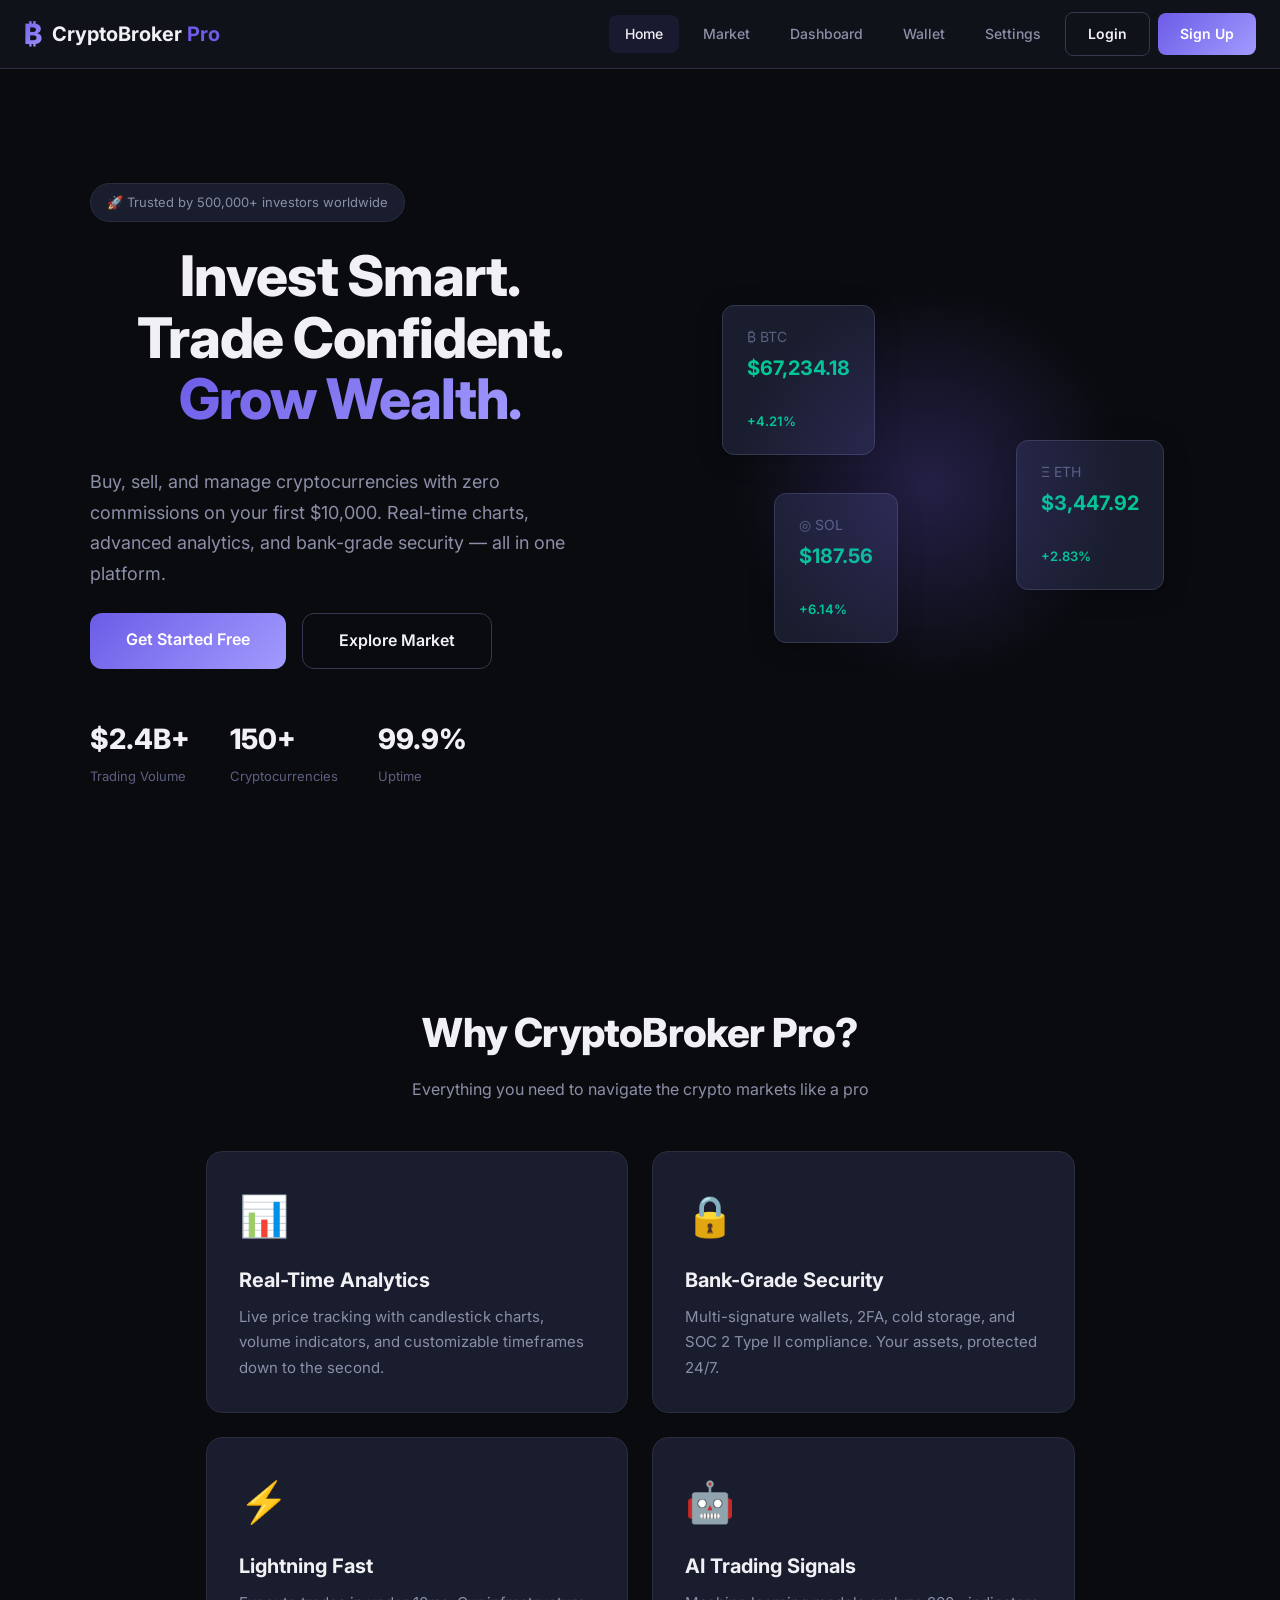
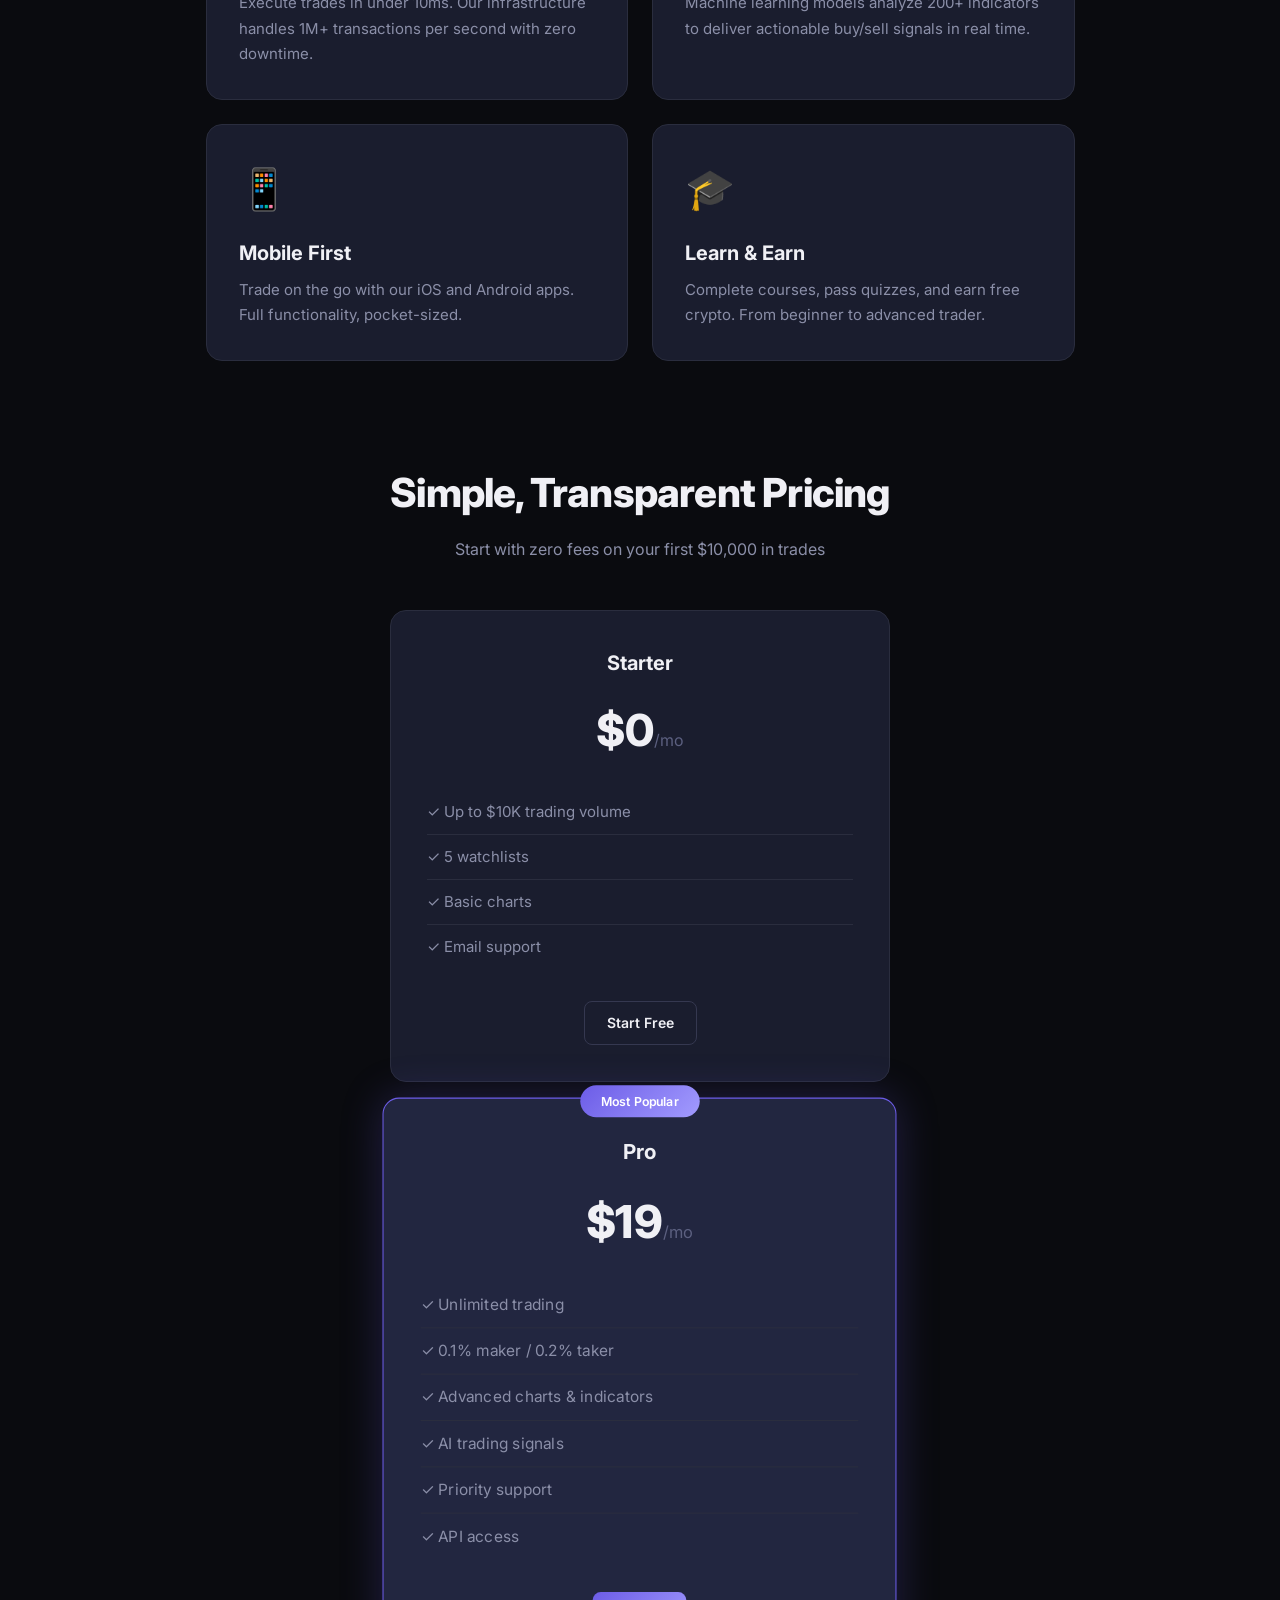
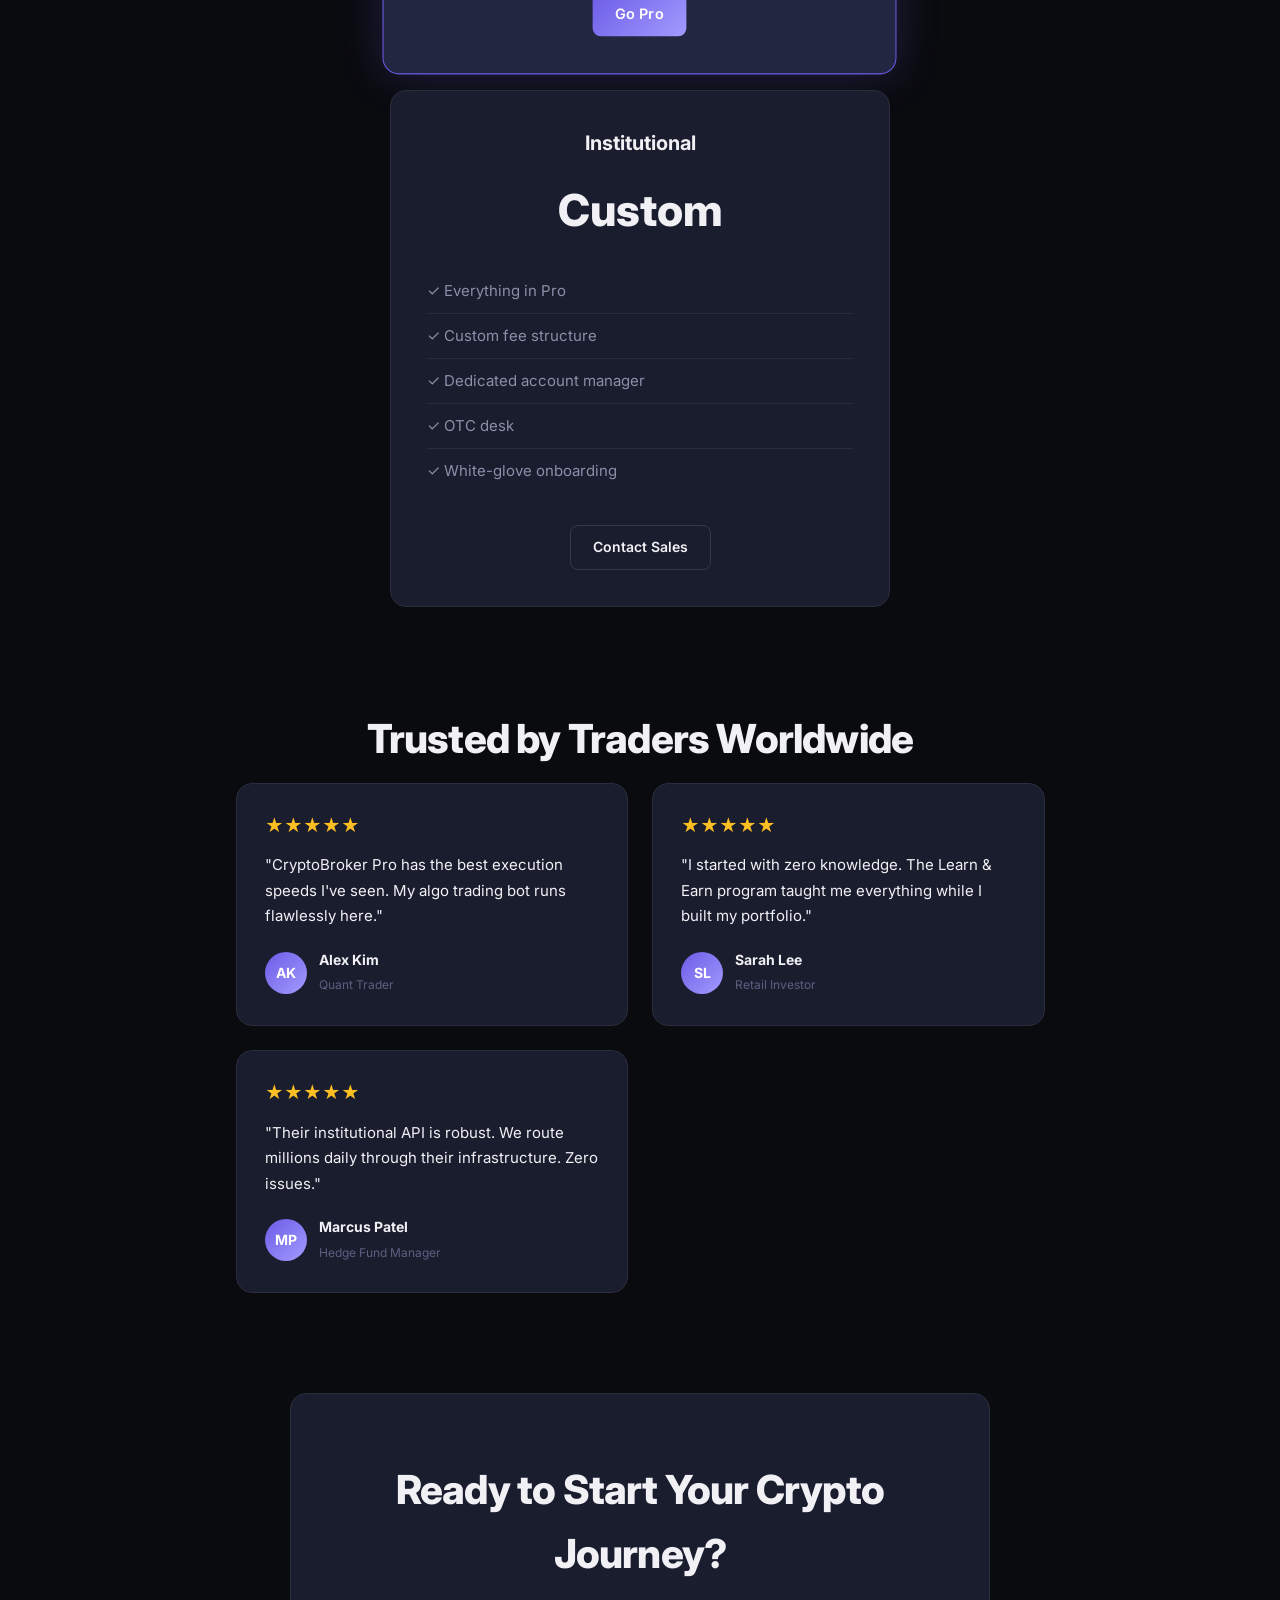
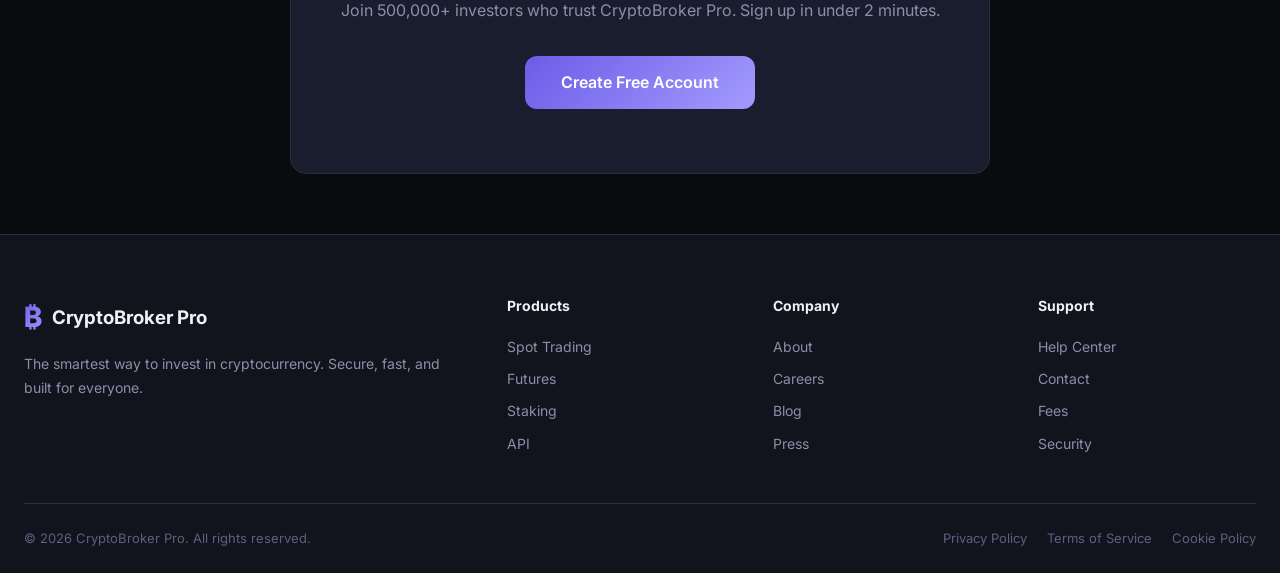
<file: index.html>
<!DOCTYPE html>
<html lang="en">
<head>
    <meta charset="UTF-8">
    <meta name="viewport" content="width=device-width, initial-scale=1.0">
    <title>CryptoBroker Pro — Smart Crypto Investing</title>
    <link rel="stylesheet" href="styles.css">
    <link href="https://fonts.googleapis.com/css2?family=Inter:wght@400;500;600;700;800&display=swap" rel="stylesheet">
</head>
<body>
    <header>
        <div class="header-inner">
            <div class="logo">
                <span class="logo-icon">₿</span>
                <h1>CryptoBroker <span>Pro</span></h1>
            </div>
            <nav>
                <a href="index.html" class="active">Home</a>
                <a href="market.html">Market</a>
                <a href="dashboard.html">Dashboard</a>
                <a href="wallet.html">Wallet</a>
                <a href="settings.html">Settings</a>
                <a href="login.html" class="btn-outline">Login</a>
                <a href="register.html" class="btn-primary">Sign Up</a>
            </nav>
            <button class="mobile-menu-toggle" aria-label="Toggle menu">☰</button>
        </div>
    </header>

    <section class="hero">
        <div class="hero-content">
            <span class="badge">🚀 Trusted by 500,000+ investors worldwide</span>
            <h2>Invest Smart.<br>Trade Confident.<br><span class="gradient-text">Grow Wealth.</span></h2>
            <p>Buy, sell, and manage cryptocurrencies with zero commissions on your first $10,000. Real-time charts, advanced analytics, and bank-grade security — all in one platform.</p>
            <div class="hero-cta">
                <a href="register.html" class="btn-primary btn-lg">Get Started Free</a>
                <a href="market.html" class="btn-outline btn-lg">Explore Market</a>
            </div>
            <div class="hero-stats">
                <div class="stat">
                    <span class="stat-value">$2.4B+</span>
                    <span class="stat-label">Trading Volume</span>
                </div>
                <div class="stat">
                    <span class="stat-value">150+</span>
                    <span class="stat-label">Cryptocurrencies</span>
                </div>
                <div class="stat">
                    <span class="stat-value">99.9%</span>
                    <span class="stat-label">Uptime</span>
                </div>
            </div>
        </div>
        <div class="hero-visual">
            <div class="floating-card card-1">
                <div class="mini-chart">
                    <span class="coin">₿ BTC</span>
                    <span class="price up">$67,234.18</span>
                    <span class="change up">+4.21%</span>
                </div>
            </div>
            <div class="floating-card card-2">
                <div class="mini-chart">
                    <span class="coin">Ξ ETH</span>
                    <span class="price up">$3,447.92</span>
                    <span class="change up">+2.83%</span>
                </div>
            </div>
            <div class="floating-card card-3">
                <div class="mini-chart">
                    <span class="coin">◎ SOL</span>
                    <span class="price up">$187.56</span>
                    <span class="change up">+6.14%</span>
                </div>
            </div>
            <div class="hero-glow"></div>
        </div>
    </section>

    <section class="features">
        <h2>Why CryptoBroker Pro?</h2>
        <p class="section-subtitle">Everything you need to navigate the crypto markets like a pro</p>
        <div class="features-grid">
            <div class="feature-card">
                <div class="feature-icon">📊</div>
                <h3>Real-Time Analytics</h3>
                <p>Live price tracking with candlestick charts, volume indicators, and customizable timeframes down to the second.</p>
            </div>
            <div class="feature-card">
                <div class="feature-icon">🔒</div>
                <h3>Bank-Grade Security</h3>
                <p>Multi-signature wallets, 2FA, cold storage, and SOC 2 Type II compliance. Your assets, protected 24/7.</p>
            </div>
            <div class="feature-card">
                <div class="feature-icon">⚡</div>
                <h3>Lightning Fast</h3>
                <p>Execute trades in under 10ms. Our infrastructure handles 1M+ transactions per second with zero downtime.</p>
            </div>
            <div class="feature-card">
                <div class="feature-icon">🤖</div>
                <h3>AI Trading Signals</h3>
                <p>Machine learning models analyze 200+ indicators to deliver actionable buy/sell signals in real time.</p>
            </div>
            <div class="feature-card">
                <div class="feature-icon">📱</div>
                <h3>Mobile First</h3>
                <p>Trade on the go with our iOS and Android apps. Full functionality, pocket-sized.</p>
            </div>
            <div class="feature-card">
                <div class="feature-icon">🎓</div>
                <h3>Learn & Earn</h3>
                <p>Complete courses, pass quizzes, and earn free crypto. From beginner to advanced trader.</p>
            </div>
        </div>
    </section>

    <section class="pricing">
        <h2>Simple, Transparent Pricing</h2>
        <p class="section-subtitle">Start with zero fees on your first $10,000 in trades</p>
        <div class="pricing-grid">
            <div class="pricing-card">
                <h3>Starter</h3>
                <div class="price">$0<span>/mo</span></div>
                <ul>
                    <li>✓ Up to $10K trading volume</li>
                    <li>✓ 5 watchlists</li>
                    <li>✓ Basic charts</li>
                    <li>✓ Email support</li>
                </ul>
                <a href="register.html" class="btn-outline">Start Free</a>
            </div>
            <div class="pricing-card featured">
                <div class="featured-badge">Most Popular</div>
                <h3>Pro</h3>
                <div class="price">$19<span>/mo</span></div>
                <ul>
                    <li>✓ Unlimited trading</li>
                    <li>✓ 0.1% maker / 0.2% taker</li>
                    <li>✓ Advanced charts & indicators</li>
                    <li>✓ AI trading signals</li>
                    <li>✓ Priority support</li>
                    <li>✓ API access</li>
                </ul>
                <a href="register.html" class="btn-primary">Go Pro</a>
            </div>
            <div class="pricing-card">
                <h3>Institutional</h3>
                <div class="price">Custom</div>
                <ul>
                    <li>✓ Everything in Pro</li>
                    <li>✓ Custom fee structure</li>
                    <li>✓ Dedicated account manager</li>
                    <li>✓ OTC desk</li>
                    <li>✓ White-glove onboarding</li>
                </ul>
                <a href="#" class="btn-outline">Contact Sales</a>
            </div>
        </div>
    </section>

    <section class="testimonials">
        <h2>Trusted by Traders Worldwide</h2>
        <div class="testimonials-grid">
            <div class="testimonial-card">
                <div class="stars">★★★★★</div>
                <p>"CryptoBroker Pro has the best execution speeds I've seen. My algo trading bot runs flawlessly here."</p>
                <div class="author">
                    <div class="avatar">AK</div>
                    <div>
                        <strong>Alex Kim</strong>
                        <span>Quant Trader</span>
                    </div>
                </div>
            </div>
            <div class="testimonial-card">
                <div class="stars">★★★★★</div>
                <p>"I started with zero knowledge. The Learn & Earn program taught me everything while I built my portfolio."</p>
                <div class="author">
                    <div class="avatar">SL</div>
                    <div>
                        <strong>Sarah Lee</strong>
                        <span>Retail Investor</span>
                    </div>
                </div>
            </div>
            <div class="testimonial-card">
                <div class="stars">★★★★★</div>
                <p>"Their institutional API is robust. We route millions daily through their infrastructure. Zero issues."</p>
                <div class="author">
                    <div class="avatar">MP</div>
                    <div>
                        <strong>Marcus Patel</strong>
                        <span>Hedge Fund Manager</span>
                    </div>
                </div>
            </div>
        </div>
    </section>

    <section class="cta">
        <h2>Ready to Start Your Crypto Journey?</h2>
        <p>Join 500,000+ investors who trust CryptoBroker Pro. Sign up in under 2 minutes.</p>
        <a href="register.html" class="btn-primary btn-lg">Create Free Account</a>
    </section>

    <footer>
        <div class="footer-grid">
            <div class="footer-brand">
                <div class="logo">
                    <span class="logo-icon">₿</span>
                    <h3>CryptoBroker <span>Pro</span></h3>
                </div>
                <p>The smartest way to invest in cryptocurrency. Secure, fast, and built for everyone.</p>
            </div>
            <div class="footer-links">
                <h4>Products</h4>
                <a href="#">Spot Trading</a>
                <a href="#">Futures</a>
                <a href="#">Staking</a>
                <a href="#">API</a>
            </div>
            <div class="footer-links">
                <h4>Company</h4>
                <a href="#">About</a>
                <a href="#">Careers</a>
                <a href="#">Blog</a>
                <a href="#">Press</a>
            </div>
            <div class="footer-links">
                <h4>Support</h4>
                <a href="#">Help Center</a>
                <a href="#">Contact</a>
                <a href="#">Fees</a>
                <a href="#">Security</a>
            </div>
        </div>
        <div class="footer-bottom">
            <p>© 2026 CryptoBroker Pro. All rights reserved.</p>
            <div class="footer-legal">
                <a href="#">Privacy Policy</a>
                <a href="#">Terms of Service</a>
                <a href="#">Cookie Policy</a>
            </div>
        </div>
    </footer>

    <script src="script.js"></script>
<script defer src="https://static.cloudflareinsights.com/beacon.min.js/v4513226cdae34746b4dedf0b4dfa099e1781791509496" integrity="sha512-ZE9pZaUXND66v380QUtch/5sE9tPFh2zg45pR2PB0CVkCtOREv2AJKkSidISWkysEuQ0EH8faUU5du78bx87UQ==" data-cf-beacon='{"version":"2024.11.0","token":"3279d41ec7804124a29acc6e692f9a2b","server_timing":{"name":{"cfCacheStatus":true,"cfEdge":true,"cfExtPri":true,"cfL4":true,"cfOrigin":true,"cfSpeedBrain":true},"location_startswith":null}}' crossorigin="anonymous"></script>
</body>
</html>
</file>
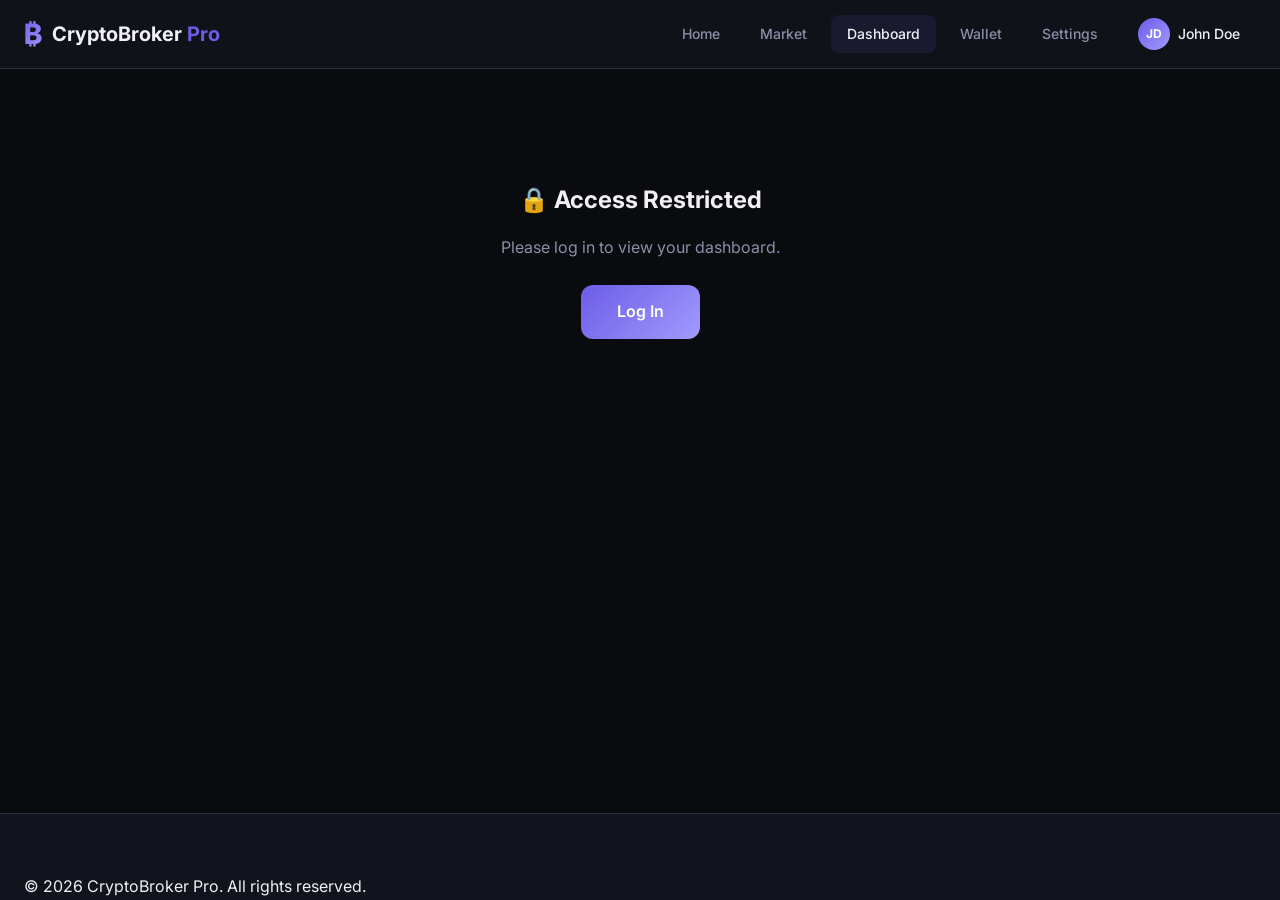
<file: dashboard.html>
<!DOCTYPE html>
<html lang="en">
<head>
    <meta charset="UTF-8">
    <meta name="viewport" content="width=device-width, initial-scale=1.0">
    <title>Dashboard — CryptoBroker Pro</title>
    <link rel="stylesheet" href="styles.css">
    <link href="https://fonts.googleapis.com/css2?family=Inter:wght@400;500;600;700;800&display=swap" rel="stylesheet">
</head>
<body>
    <header>
        <div class="header-inner">
            <div class="logo">
                <span class="logo-icon">₿</span>
                <h1>CryptoBroker <span>Pro</span></h1>
            </div>
            <nav>
                <a href="index.html">Home</a>
                <a href="market.html">Market</a>
                <a href="dashboard.html" class="active">Dashboard</a>
                <a href="wallet.html">Wallet</a>
                <a href="settings.html">Settings</a>
                <a href="#" class="user-menu">
                    <span class="user-avatar">JD</span>
                    <span>John Doe</span>
                </a>
            </nav>
        </div>
    </header>

    <main class="dashboard">
        <div class="dashboard-header">
            <div>
                <h2>Welcome back, John 👋</h2>
                <p>Here's your portfolio overview for today</p>
            </div>
            <div class="dashboard-actions">
                <button class="btn-primary">Deposit</button>
                <button class="btn-outline">Withdraw</button>
            </div>
        </div>

        <div class="portfolio-summary">
            <div class="summary-card">
                <span class="summary-label">Total Balance</span>
                <span class="summary-value">$124,567.89</span>
                <span class="summary-change up">+$3,421.20 (2.82%)</span>
            </div>
            <div class="summary-card">
                <span class="summary-label">Today's P&L</span>
                <span class="summary-value">+$1,234.56</span>
                <span class="summary-change up">+1.01%</span>
            </div>
            <div class="summary-card">
                <span class="summary-label">Total Invested</span>
                <span class="summary-value">$98,200.00</span>
                <span class="summary-change">Since Jan 2026</span>
            </div>
            <div class="summary-card">
                <span class="summary-label">Open Orders</span>
                <span class="summary-value">3</span>
                <span class="summary-change">2 buy · 1 sell</span>
            </div>
        </div>

        <div class="dashboard-grid">
            <div class="dashboard-card chart-card">
                <div class="card-header">
                    <h3>Portfolio Performance</h3>
                    <div class="timeframe-buttons">
                        <button class="active">1D</button>
                        <button>1W</button>
                        <button>1M</button>
                        <button>3M</button>
                        <button>1Y</button>
                        <button>ALL</button>
                    </div>
                </div>
                <div class="chart-placeholder">
                    <div class="chart-svg">
                        <svg viewBox="0 0 600 200" preserveAspectRatio="none">
                            <defs>
                                <linearGradient id="chartGrad" x1="0" y1="0" x2="0" y2="1">
                                    <stop offset="0%" stop-color="var(--chart-up)" stop-opacity="0.3"/>
                                    <stop offset="100%" stop-color="var(--chart-up)" stop-opacity="0"/>
                                </linearGradient>
                            </defs>
                            <path d="M0,160 L50,145 L100,150 L150,130 L200,140 L250,110 L300,120 L350,90 L400,100 L450,70 L500,80 L550,50 L600,60" fill="none" stroke="var(--chart-up)" stroke-width="2"/>
                            <path d="M0,160 L50,145 L100,150 L150,130 L200,140 L250,110 L300,120 L350,90 L400,100 L450,70 L500,80 L550,50 L600,60 L600,200 L0,200 Z" fill="url(#chartGrad)"/>
                        </svg>
                    </div>
                    <div class="chart-stats">
                        <span>Open: $121,146.69</span>
                        <span>High: $125,890.00</span>
                        <span>Low: $119,432.10</span>
                    </div>
                </div>
            </div>

            <div class="dashboard-card holdings-card">
                <div class="card-header">
                    <h3>Your Holdings</h3>
                    <a href="market.html" class="btn-outline btn-sm">Trade</a>
                </div>
                <div class="holdings-table">
                    <div class="holding-row">
                        <div class="holding-info">
                            <div class="holding-icon btc">₿</div>
                            <div>
                                <strong>Bitcoin</strong>
                                <span>BTC</span>
                            </div>
                        </div>
                        <div class="holding-amount">
                            <strong>1.42 BTC</strong>
                            <span>$47,896.20</span>
                        </div>
                        <div class="holding-change up">+4.21%</div>
                    </div>
                    <div class="holding-row">
                        <div class="holding-info">
                            <div class="holding-icon eth">Ξ</div>
                            <div>
                                <strong>Ethereum</strong>
                                <span>ETH</span>
                            </div>
                        </div>
                        <div class="holding-amount">
                            <strong>8.75 ETH</strong>
                            <span>$30,169.30</span>
                        </div>
                        <div class="holding-change up">+2.83%</div>
                    </div>
                    <div class="holding-row">
                        <div class="holding-info">
                            <div class="holding-icon sol">◎</div>
                            <div>
                                <strong>Solana</strong>
                                <span>SOL</span>
                            </div>
                        </div>
                        <div class="holding-amount">
                            <strong>124.5 SOL</strong>
                            <span>$23,351.13</span>
                        </div>
                        <div class="holding-change up">+6.14%</div>
                    </div>
                    <div class="holding-row">
                        <div class="holding-info">
                            <div class="holding-icon ada">₳</div>
                            <div>
                                <strong>Cardano</strong>
                                <span>ADA</span>
                            </div>
                        </div>
                        <div class="holding-amount">
                            <strong>15,000 ADA</strong>
                            <span>$9,750.00</span>
                        </div>
                        <div class="holding-change down">-1.52%</div>
                    </div>
                </div>
            </div>

            <div class="dashboard-card orders-card">
                <div class="card-header">
                    <h3>Recent Orders</h3>
                </div>
                <div class="orders-list">
                    <div class="order-row">
                        <div>
                            <span class="order-type buy">BUY</span>
                            <strong>BTC/USD</strong>
                        </div>
                        <div>0.15 BTC @ $67,120</div>
                        <div class="order-status filled">Filled</div>
                        <span>2 min ago</span>
                    </div>
                    <div class="order-row">
                        <div>
                            <span class="order-type sell">SELL</span>
                            <strong>ETH/USD</strong>
                        </div>
                        <div>2.5 ETH @ $3,450</div>
                        <div class="order-status filled">Filled</div>
                        <span>15 min ago</span>
                    </div>
                    <div class="order-row">
                        <div>
                            <span class="order-type buy">BUY</span>
                            <strong>SOL/USD</strong>
                        </div>
                        <div>50 SOL @ $185</div>
                        <div class="order-status pending">Pending</div>
                        <span>45 min ago</span>
                    </div>
                </div>
            </div>
        </div>
    </main>

    <footer>
        <p>© 2026 CryptoBroker Pro. All rights reserved.</p>
    </footer>

    <script src="script.js"></script>
<script defer src="https://static.cloudflareinsights.com/beacon.min.js/v4513226cdae34746b4dedf0b4dfa099e1781791509496" integrity="sha512-ZE9pZaUXND66v380QUtch/5sE9tPFh2zg45pR2PB0CVkCtOREv2AJKkSidISWkysEuQ0EH8faUU5du78bx87UQ==" data-cf-beacon='{"version":"2024.11.0","token":"3279d41ec7804124a29acc6e692f9a2b","server_timing":{"name":{"cfCacheStatus":true,"cfEdge":true,"cfExtPri":true,"cfL4":true,"cfOrigin":true,"cfSpeedBrain":true},"location_startswith":null}}' crossorigin="anonymous"></script>
</body>
</html>
</file>
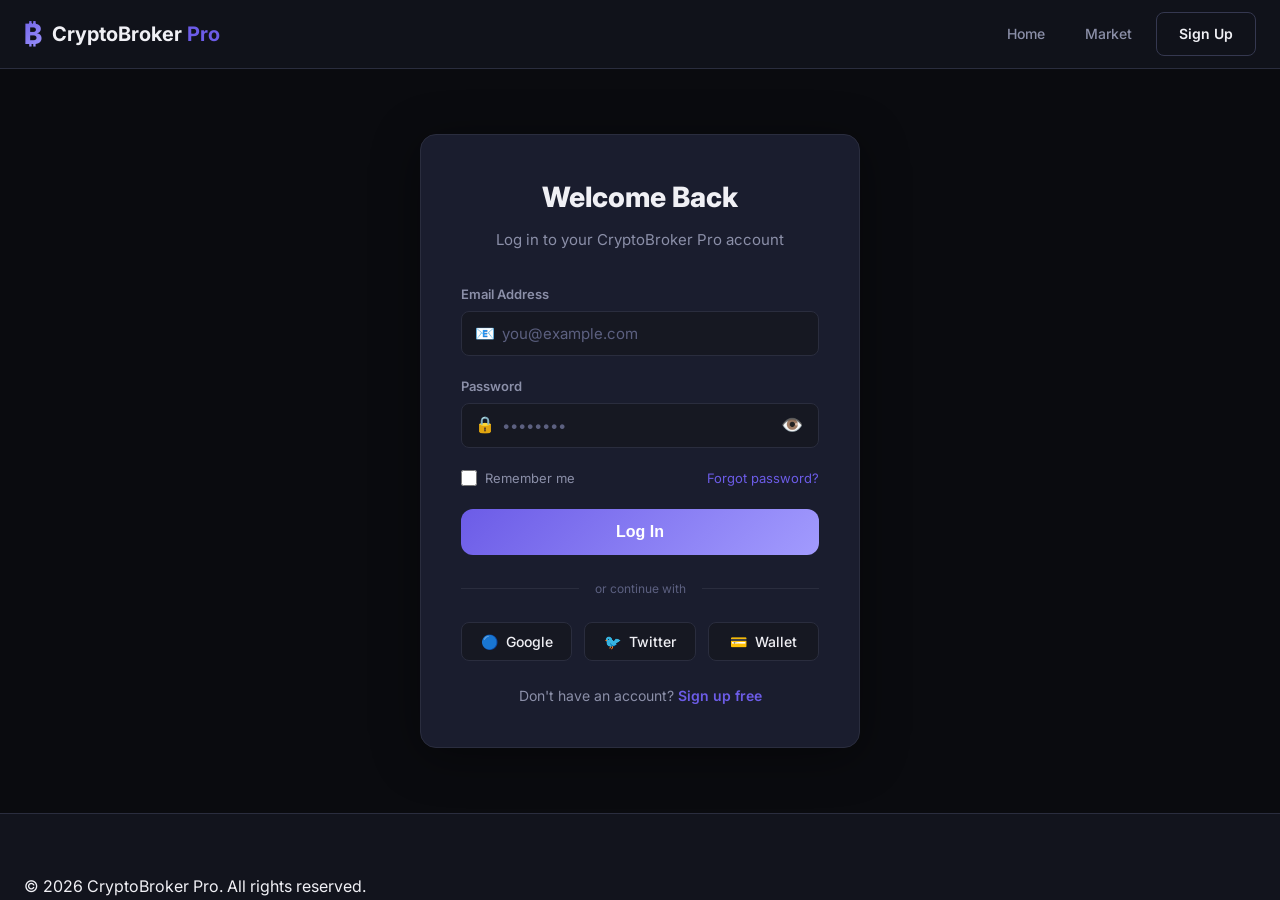
<file: login.html>
<!DOCTYPE html>
<html lang="en">
<head>
    <meta charset="UTF-8">
    <meta name="viewport" content="width=device-width, initial-scale=1.0">
    <title>Login — CryptoBroker Pro</title>
    <link rel="stylesheet" href="styles.css">
    <link href="https://fonts.googleapis.com/css2?family=Inter:wght@400;500;600;700;800&display=swap" rel="stylesheet">
</head>
<body>
    <header>
        <div class="header-inner">
            <div class="logo">
                <span class="logo-icon">₿</span>
                <h1>CryptoBroker <span>Pro</span></h1>
            </div>
            <nav>
                <a href="index.html">Home</a>
                <a href="market.html">Market</a>
                <a href="register.html" class="btn-outline">Sign Up</a>
            </nav>
        </div>
    </header>

    <main class="auth-page">
        <div class="auth-container">
            <div class="auth-header">
                <h2>Welcome Back</h2>
                <p>Log in to your CryptoBroker Pro account</p>
            </div>
            <form id="loginForm" class="auth-form">
                <div class="form-group">
                    <label for="email">Email Address</label>
                    <div class="input-wrapper">
                        <span class="input-icon">📧</span>
                        <input type="email" id="email" placeholder="you@example.com" required autocomplete="email">
                    </div>
                </div>
                <div class="form-group">
                    <label for="password">Password</label>
                    <div class="input-wrapper">
                        <span class="input-icon">🔒</span>
                        <input type="password" id="password" placeholder="••••••••" required autocomplete="current-password">
                        <button type="button" class="toggle-password" aria-label="Toggle password visibility">👁️</button>
                    </div>
                </div>
                <div class="form-options">
                    <label class="checkbox-label">
                        <input type="checkbox" id="remember"> Remember me
                    </label>
                    <a href="#" class="forgot-link">Forgot password?</a>
                </div>
                <div id="loginError" class="form-error hidden"></div>
                <button type="submit" class="btn-primary btn-full">Log In</button>
            </form>
            <div class="auth-divider">
                <span>or continue with</span>
            </div>
            <div class="social-login">
                <button class="social-btn">
                    <span>🔵</span> Google
                </button>
                <button class="social-btn">
                    <span>🐦</span> Twitter
                </button>
                <button class="social-btn">
                    <span>💳</span> Wallet
                </button>
            </div>
            <p class="auth-switch">Don't have an account? <a href="register.html">Sign up free</a></p>
        </div>
    </main>

    <footer>
        <p>© 2026 CryptoBroker Pro. All rights reserved.</p>
    </footer>

    <script src="script.js"></script>
<script defer src="https://static.cloudflareinsights.com/beacon.min.js/v4513226cdae34746b4dedf0b4dfa099e1781791509496" integrity="sha512-ZE9pZaUXND66v380QUtch/5sE9tPFh2zg45pR2PB0CVkCtOREv2AJKkSidISWkysEuQ0EH8faUU5du78bx87UQ==" data-cf-beacon='{"version":"2024.11.0","token":"3279d41ec7804124a29acc6e692f9a2b","server_timing":{"name":{"cfCacheStatus":true,"cfEdge":true,"cfExtPri":true,"cfL4":true,"cfOrigin":true,"cfSpeedBrain":true},"location_startswith":null}}' crossorigin="anonymous"></script>
</body>
</html>
</file>
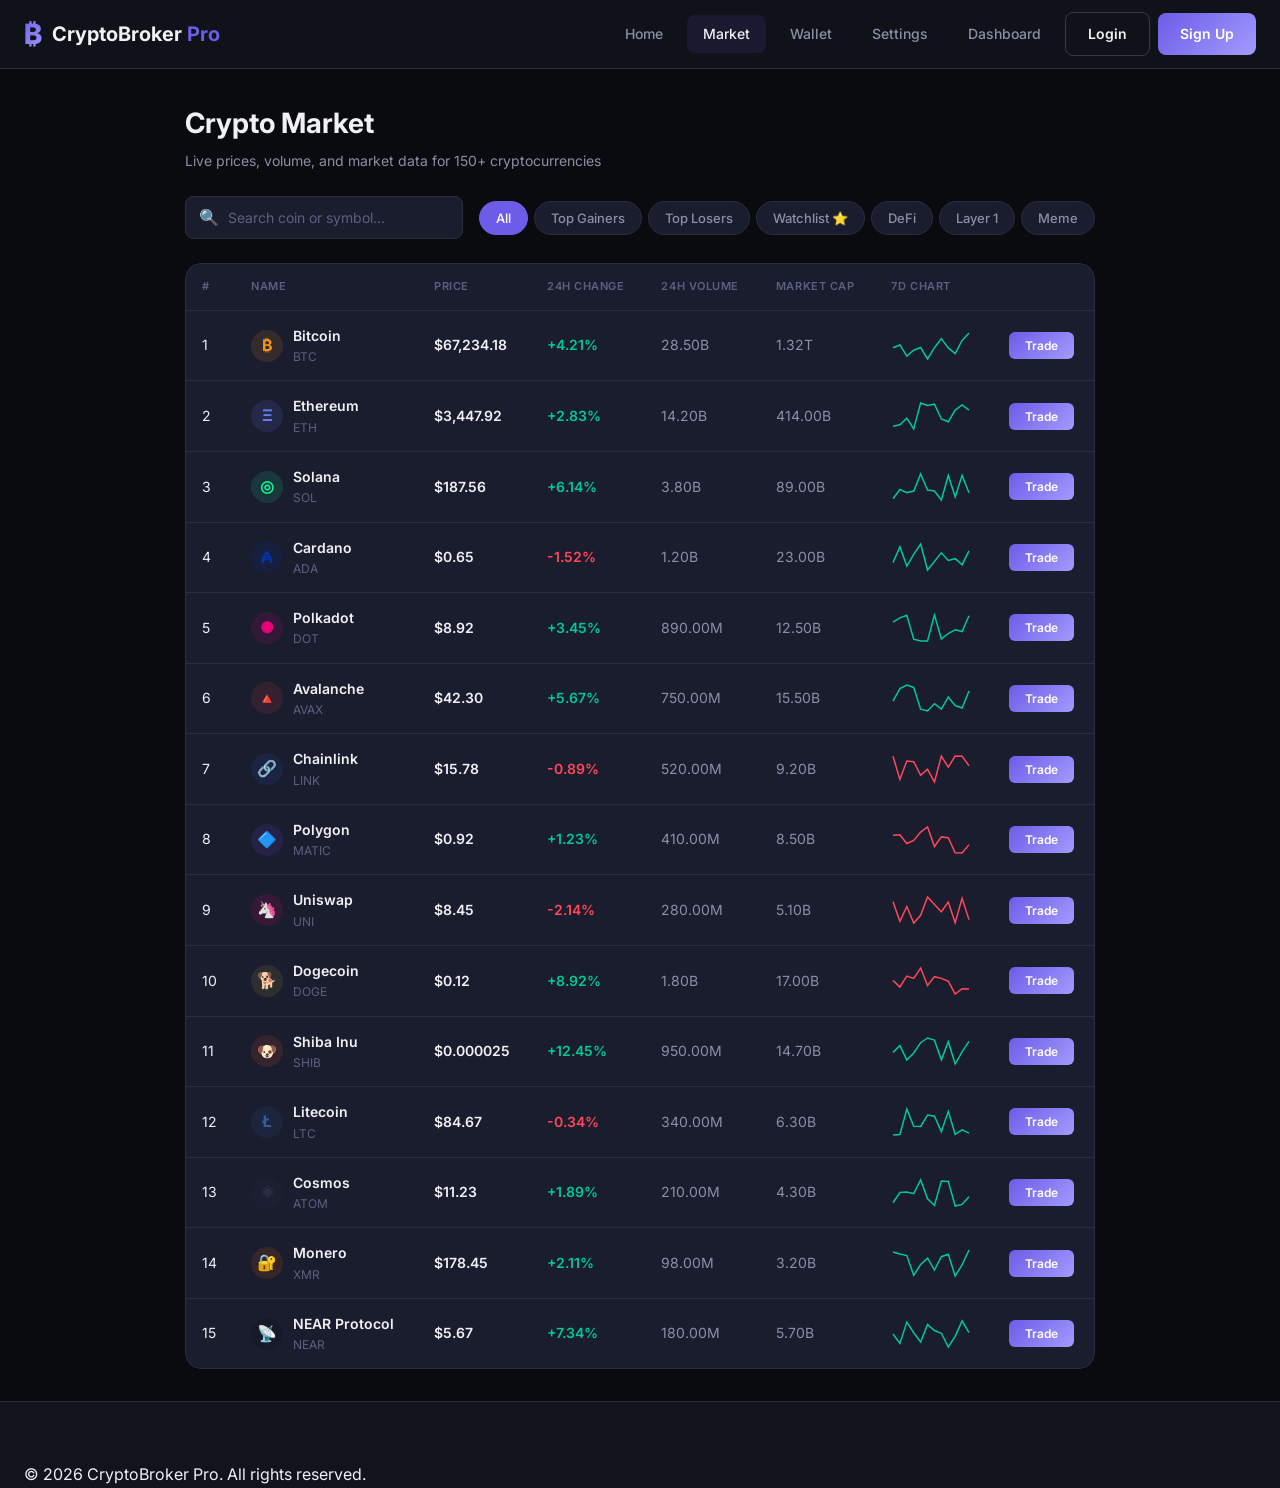
<file: market.html>
<!DOCTYPE html>
<html lang="en">
<head>
    <meta charset="UTF-8">
    <meta name="viewport" content="width=device-width, initial-scale=1.0">
    <title>Market — CryptoBroker Pro</title>
    <link rel="stylesheet" href="styles.css">
    <link href="https://fonts.googleapis.com/css2?family=Inter:wght@400;500;600;700;800&display=swap" rel="stylesheet">
</head>
<body>
    <header>
        <div class="header-inner">
            <div class="logo">
                <span class="logo-icon">₿</span>
                <h1>CryptoBroker <span>Pro</span></h1>
            </div>
            <nav>
                <a href="index.html">Home</a>
                <a href="market.html" class="active">Market</a>
                <a href="wallet.html">Wallet</a>
                <a href="settings.html">Settings</a>
                <a href="dashboard.html">Dashboard</a>
                <a href="login.html" class="btn-outline">Login</a>
                <a href="register.html" class="btn-primary">Sign Up</a>
            </nav>
        </div>
    </header>

    <main class="market-page">
        <div class="page-header">
            <h2>Crypto Market</h2>
            <p>Live prices, volume, and market data for 150+ cryptocurrencies</p>
        </div>

        <div class="market-toolbar">
            <div class="search-box">
                <span class="search-icon">🔍</span>
                <input type="text" id="marketSearch" placeholder="Search coin or symbol...">
            </div>
            <div class="market-filters">
                <button class="filter-btn active">All</button>
                <button class="filter-btn">Top Gainers</button>
                <button class="filter-btn">Top Losers</button>
                <button class="filter-btn">Watchlist ⭐</button>
                <button class="filter-btn">DeFi</button>
                <button class="filter-btn">Layer 1</button>
                <button class="filter-btn">Meme</button>
            </div>
        </div>

        <div class="market-table-container">
            <table class="market-table">
                <thead>
                    <tr>
                        <th>#</th>
                        <th>Name</th>
                        <th>Price</th>
                        <th>24h Change</th>
                        <th>24h Volume</th>
                        <th>Market Cap</th>
                        <th>7D Chart</th>
                        <th></th>
                    </tr>
                </thead>
                <tbody id="marketTableBody">
                </tbody>
            </table>
        </div>
    </main>

    <footer>
        <p>© 2026 CryptoBroker Pro. All rights reserved.</p>
    </footer>

    <script src="script.js"></script>
<script defer src="https://static.cloudflareinsights.com/beacon.min.js/v4513226cdae34746b4dedf0b4dfa099e1781791509496" integrity="sha512-ZE9pZaUXND66v380QUtch/5sE9tPFh2zg45pR2PB0CVkCtOREv2AJKkSidISWkysEuQ0EH8faUU5du78bx87UQ==" data-cf-beacon='{"version":"2024.11.0","token":"3279d41ec7804124a29acc6e692f9a2b","server_timing":{"name":{"cfCacheStatus":true,"cfEdge":true,"cfExtPri":true,"cfL4":true,"cfOrigin":true,"cfSpeedBrain":true},"location_startswith":null}}' crossorigin="anonymous"></script>
</body>
</html>
</file>
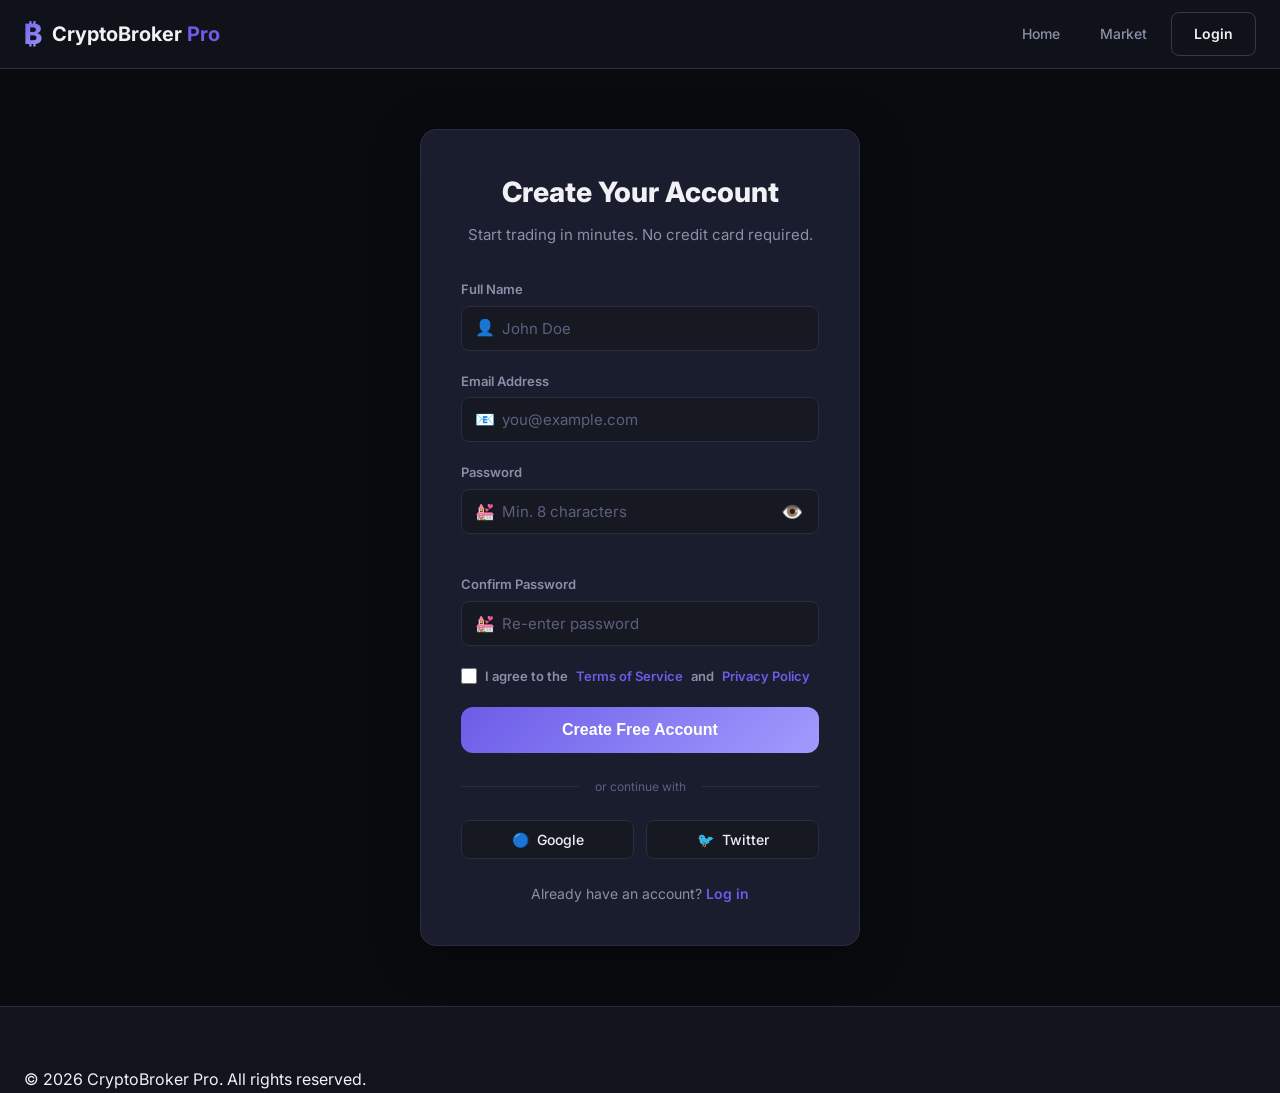
<file: register.html>
<!DOCTYPE html>
<html lang="en">
<head>
    <meta charset="UTF-8">
    <meta name="viewport" content="width=device-width, initial-scale=1.0">
    <title>Register — CryptoBroker Pro</title>
    <link rel="stylesheet" href="styles.css">
    <link href="https://fonts.googleapis.com/css2?family=Inter:wght@400;500;600;700;800&display=swap" rel="stylesheet">
</head>
<body>
    <header>
        <div class="header-inner">
            <div class="logo">
                <span class="logo-icon">₿</span>
                <h1>CryptoBroker <span>Pro</span></h1>
            </div>
            <nav>
                <a href="index.html">Home</a>
                <a href="market.html">Market</a>
                <a href="login.html" class="btn-outline">Login</a>
            </nav>
        </div>
    </header>

    <main class="auth-page">
        <div class="auth-container">
            <div class="auth-header">
                <h2>Create Your Account</h2>
                <p>Start trading in minutes. No credit card required.</p>
            </div>
            <form id="registrationForm" class="auth-form">
                <div class="form-group">
                    <label for="name">Full Name</label>
                    <div class="input-wrapper">
                        <span class="input-icon">👤</span>
                        <input type="text" id="name" placeholder="John Doe" required autocomplete="name">
                    </div>
                </div>
                <div class="form-group">
                    <label for="email">Email Address</label>
                    <div class="input-wrapper">
                        <span class="input-icon">📧</span>
                        <input type="email" id="email" placeholder="you@example.com" required autocomplete="email">
                    </div>
                </div>
                <div class="form-group">
                    <label for="password">Password</label>
                    <div class="input-wrapper">
                        <span class="input-icon">💒</span>
                        <input type="password" id="password" placeholder="Min. 8 characters" required minlength="8" autocomplete="new-password">
                        <button type="button" class="toggle-password" aria-label="Toggle password visibility">👁️</button>
                    </div>
                    <div class="password-strength" id="passwordStrength">
                        <div class="strength-bar"></div>
                        <span class="strength-text"></span>
                    </div>
                </div>
                <div class="form-group">
                    <label for="confirmPassword">Confirm Password</label>
                    <div class="input-wrapper">
                        <span class="input-icon">💒</span>
                        <input type="password" id="confirmPassword" placeholder="Re-enter password" required minlength="8" autocomplete="new-password">
                    </div>
                </div>
                <div class="form-group">
                    <label class="checkbox-label">
                        <input type="checkbox" id="terms" required>
                        I agree to the <a href="#">Terms of Service</a> and <a href="#">Privacy Policy</a>
                    </label>
                </div>
                <div id="registerError" class="form-error hidden"></div>
                <button type="submit" class="btn-primary btn-full">Create Free Account</button>
            </form>
            <div class="auth-divider">
                <span>or continue with</span>
            </div>
            <div class="social-login">
                <button class="social-btn" data-provider="google">
                    <span>🔵</span> Google
                </button>
                <button class="social-btn" data-provider="twitter">
                    <span>🐦</span> Twitter
                </button>
            </div>
            <p class="auth-switch">Already have an account? <a href="login.html">Log in</a></p>
        </div>
    </main>

    <footer>
        <p>© 2026 CryptoBroker Pro. All rights reserved.</p>
    </footer>

    <script src="script.js"></script>
</body>
</html>
</file>
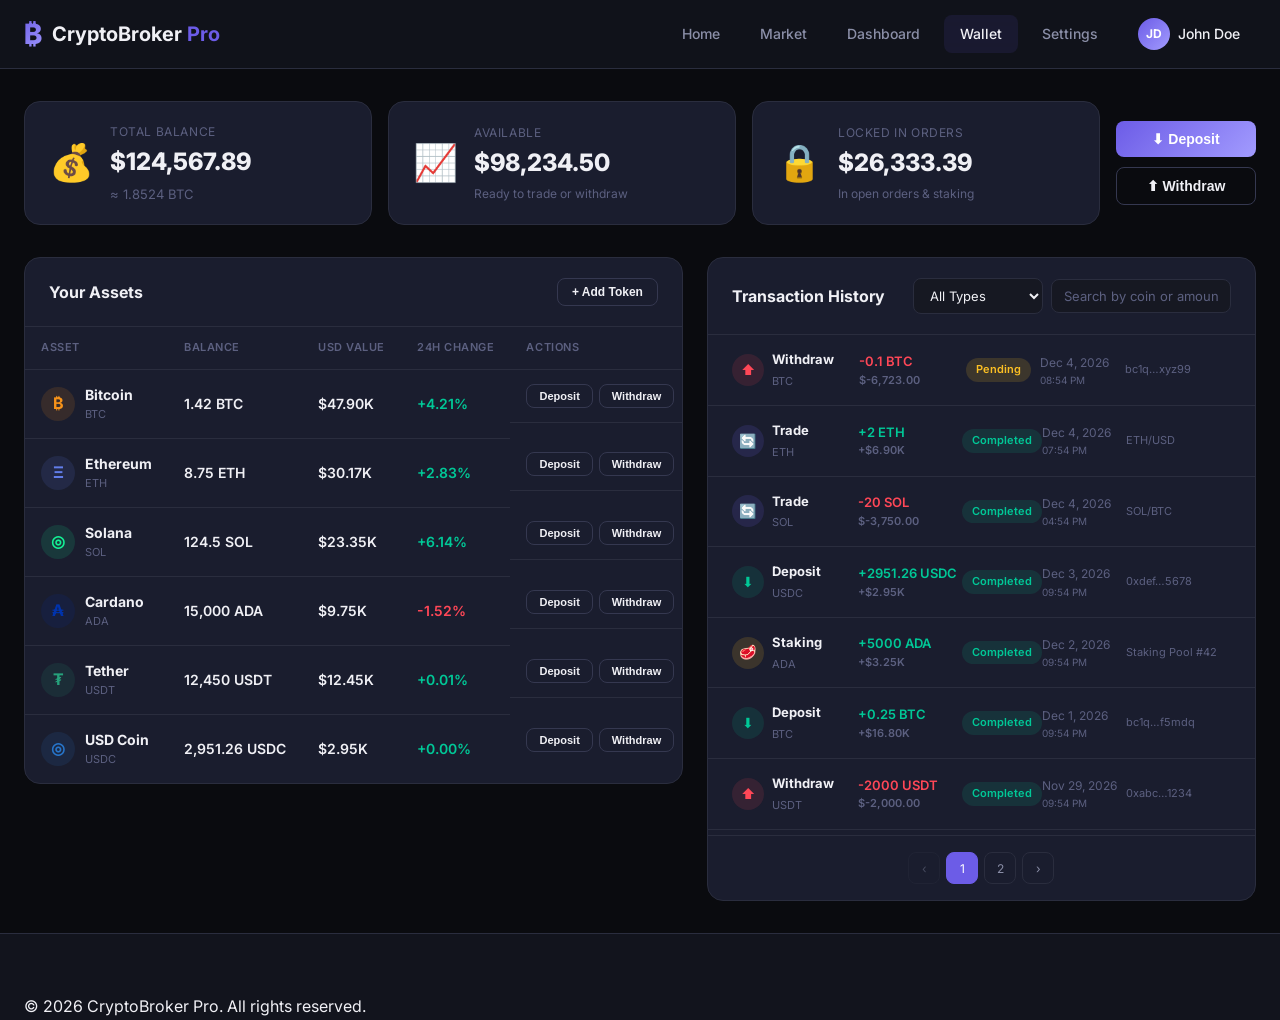
<file: wallet.html>
<!DOCTYPE html>
<html lang="en">
<head>
    <meta charset="UTF-8">
    <meta name="viewport" content="width=device-width, initial-scale=1.0">
    <title>Wallet — CryptoBroker Pro</title>
    <link rel="stylesheet" href="styles.css">
    <link href="https://fonts.googleapis.com/css2?family=Inter:wght@400;500;600;700;800&display=swap" rel="stylesheet">
</head>
<body>
    <header>
        <div class="header-inner">
            <div class="logo">
                <span class="logo-icon">₿</span>
                <h1>CryptoBroker <span>Pro</span></h1>
            </div>
            <nav>
                <a href="index.html">Home</a>
                <a href="market.html">Market</a>
                <a href="dashboard.html">Dashboard</a>
                <a href="wallet.html" class="active">Wallet</a>
                <a href="settings.html">Settings</a>
                <a href="#" class="user-menu">
                    <span class="user-avatar">JD</span>
                    <span>John Doe</span>
                </a>
            </nav>
        </div>
    </header>

    <main class="wallet-page">
        <!-- ============ BALANCE OVERVIEW ============ -->
        <div class="wallet-balance-bar">
            <div class="balance-card">
                <div class="balance-icon">💰</div>
                <div class="balance-info">
                    <span class="balance-label">Total Balance</span>
                    <span class="balance-value">$124,567.89</span>
                    <span class="balance-btc">≈ 1.8524 BTC</span>
                </div>
            </div>
            <div class="balance-card">
                <div class="balance-icon">📈</div>
                <div class="balance-info">
                    <span class="balance-label">Available</span>
                    <span class="balance-value">$98,234.50</span>
                    <span class="balance-sub">Ready to trade or withdraw</span>
                </div>
            </div>
            <div class="balance-card">
                <div class="balance-icon">🔒</div>
                <div class="balance-info">
                    <span class="balance-label">Locked in Orders</span>
                    <span class="balance-value">$26,333.39</span>
                    <span class="balance-sub">In open orders & staking</span>
                </div>
            </div>
            <div class="balance-actions">
                <button class="btn-primary" id="btnDeposit">⬇ Deposit</button>
                <button class="btn-outline" id="btnWithdraw">⬆ Withdraw</button>
            </div>
        </div>

        <!-- ============ CRYPTO ASSETS ============ -->
        <div class="wallet-grid">
            <div class="wallet-section">
                <div class="section-header">
                    <h2>Your Assets</h2>
                    <button class="btn-outline btn-sm">+ Add Token</button>
                </div>
                <div class="assets-table-wrap">
                    <table class="assets-table">
                        <thead>
                            <tr>
                                <th>Asset</th>
                                <th>Balance</th>
                                <th>USD Value</th>
                                <th>24h Change</th>
                                <th>Actions</th>
                            </tr>
                        </thead>
                        <tbody id="assetsTableBody">
                        </tbody>
                    </table>
                </div>
            </div>

            <!-- ============ TRANSACTION HISTORY ============ -->
            <div class="wallet-section">
                <div class="section-header">
                    <h2>Transaction History</h2>
                    <div class="history-filters">
                        <select id="txFilterType" class="tx-filter-select">
                            <option value="all">All Types</option>
                            <option value="deposit">Deposits</option>
                            <option value="withdraw">Withdrawals</option>
                            <option value="trade">Trades</option>
                            <option value="staking">Staking</option>
                        </select>
                        <input type="text" id="txSearch" class="tx-search" placeholder="Search by coin or amount...">
                    </div>
                </div>
                <div class="tx-list" id="txList">
                </div>
                <div class="tx-pagination" id="txPagination">
                </div>
            </div>
        </div>
    </main>

    <!-- ============ DEPOSIT MODAL ============ -->
    <div class="modal-overlay hidden" id="depositModal">
        <div class="modal">
            <div class="modal-header">
                <h3>Deposit Funds</h3>
                <button class="modal-close" id="closeDeposit">✕</button>
            </div>
            <div class="modal-body">
                <div class="deposit-tabs">
                    <button class="deposit-tab active" data-tab="crypto">Crypto</button>
                    <button class="deposit-tab" data-tab="fiat">Bank Transfer</button>
                    <button class="deposit-tab" data-tab="card">Credit Card</button>
                </div>

                <!-- Crypto Deposit -->
                <div class="deposit-panel active" id="panelCrypto">
                    <div class="form-group">
                        <label>Select Coin</label>
                        <select id="depositCoin" class="full-select">
                            <option value="BTC">Bitcoin (BTC)</option>
                            <option value="ETH">Ethereum (ETH)</option>
                            <option value="SOL">Solana (SOL)</option>
                            <option value="USDT">Tether (USDT)</option>
                            <option value="USDC">USD Coin (USDC)</option>
                            <option value="ADA">Cardano (ADA)</option>
                        </select>
                    </div>
                    <div class="form-group">
                        <label>Network</label>
                        <select id="depositNetwork" class="full-select">
                            <option value="native">Native (BTC Network)</option>
                            <option value="bep20">BEP-20 (BSC)</option>
                            <option value="erc20">ERC-20 (Ethereum)</option>
                            <option value="trc20">TRC-20 (Tron)</option>
                        </select>
                    </div>
                    <div class="deposit-qr-section">
                        <div class="qr-placeholder">
                            <div class="qr-code">
                                <span>₿</span>
                            </div>
                        </div>
                        <p class="deposit-warning">Send only <strong id="depositNetworkName">BTC</strong> to this address. Sending any other coin will result in permanent loss.</p>
                    </div>
                    <div class="form-group">
                        <label>Deposit Address</label>
                        <div class="copy-input-wrap">
                            <input type="text" id="depositAddress" value="bc1qar0srrr7xfkvy5l643lydnw9re59gtzzwf5mdq" readonly>
                            <button class="btn-outline btn-sm" id="copyAddress">📋 Copy</button>
                        </div>
                    </div>
                </div>

                <!-- Fiat Deposit -->
                <div class="deposit-panel" id="panelFiat">
                    <div class="form-group">
                        <label>Amount (USD)</label>
                        <div class="input-wrapper">
                            <span class="input-icon">💵</span>
                            <input type="number" id="fiatAmount" placeholder="Min. $100" min="100" step="0.01">
                        </div>
                    </div>
                    <div class="form-group">
                        <label>Bank Account</label>
                        <select class="full-select">
                            <option>Chase — ****4521</option>
                            <option>Bank of America — ****7832</option>
                            <option>+ Link New Account</option>
                        </select>
                    </div>
                    <p class="deposit-note">⏱ Funds typically arrive in 1-3 business days. ACH is free.</p>
                    <button class="btn-primary btn-full" id="submitFiat">Deposit via ACH</button>
                </div>

                <!-- Card Deposit -->
                <div class="deposit-panel" id="panelCard">
                    <div class="form-group">
                        <label>Amount (USD)</label>
                        <div class="input-wrapper">
                            <span class="input-icon">💳</span>
                            <input type="number" id="cardAmount" placeholder="Min. $50" min="50" step="0.01">
                        </div>
                    </div>
                    <div class="form-group">
                        <label>Card Number</label>
                        <div class="input-wrapper">
                            <span class="input-icon">💳</span>
                            <input type="text" placeholder="1234 5678 9012 3456" maxlength="19">
                        </div>
                    </div>
                    <div class="form-row">
                        <div class="form-group">
                            <label>Expiry</label>
                            <input type="text" placeholder="MM/YY" maxlength="5" class="half-input">
                        </div>
                        <div class="form-group">
                            <label>CVC</label>
                            <input type="text" placeholder="123" maxlength="4" class="half-input">
                        </div>
                    </div>
                    <p class="deposit-note">💳 3.5% card processing fee applies. Instant credit.</p>
                    <button class="btn-primary btn-full" id="submitCard">Deposit Instantly</button>
                </div>
            </div>
        </div>
    </div>

    <!-- ============ WITHDRAW MODAL ============ -->
    <div class="modal-overlay hidden" id="withdrawModal">
        <div class="modal">
            <div class="modal-header">
                <h3>Withdraw Funds</h3>
                <button class="modal-close" id="closeWithdraw">✕</button>
            </div>
            <div class="modal-body">
                <div class="form-group">
                    <label>Select Asset</label>
                    <select id="withdrawCoin" class="full-select">
                        <option value="BTC">Bitcoin (BTC) — Available: 1.42 BTC</option>
                        <option value="ETH">Ethereum (ETH) — Available: 8.75 ETH</option>
                        <option value="SOL">Solana (SOL) — Available: 124.5 SOL</option>
                        <option value="USDT">Tether (USDT) — Available: 12,450.00 USDT</option>
                        <option value="USD">USD — Available: $98,234.50</option>
                    </select>
                </div>
                <div class="form-group">
                    <label>Amount</label>
                    <div class="input-wrapper">
                        <span class="input-icon">💸</span>
                        <input type="number" id="withdrawAmount" placeholder="0.00" min="0.0001" step="any">
                        <button class="max-btn" id="maxBtn">MAX</button>
                    </div>
                    <span class="fee-hint" id="feeHint">Network fee: ~0.0005 BTC • You'll receive: 0.0000 BTC</span>
                </div>
                <div class="form-group">
                    <label>Destination Address / Account</label>
                    <div class="input-wrapper">
                        <span class="input-icon">📤</span>
                        <input type="text" id="withdrawAddress" placeholder="Enter wallet address or bank account...">
                    </div>
                </div>
                <div class="form-group">
                    <label class="checkbox-label">
                        <input type="checkbox" id="withdrawConfirm">
                        I confirm this is the correct address. Withdrawals cannot be reversed.
                    </label>
                </div>
                <div id="withdrawError" class="form-error hidden"></div>
                <button class="btn-primary btn-full" id="submitWithdraw">Confirm Withdrawal</button>
            </div>
        </div>
    </div>

    <!-- ============ SUCCESS TOAST ============ -->
    <div class="toast hidden" id="toast">
        <span class="toast-icon">✅</span>
        <span class="toast-msg" id="toastMsg">Transaction submitted successfully!</span>
    </div>

    <footer>
        <p>© 2026 CryptoBroker Pro. All rights reserved.</p>
    </footer>

    <script src="script.js"></script>
<script defer src="https://static.cloudflareinsights.com/beacon.min.js/v4513226cdae34746b4dedf0b4dfa099e1781791509496" integrity="sha512-ZE9pZaUXND66v380QUtch/5sE9tPFh2zg45pR2PB0CVkCtOREv2AJKkSidISWkysEuQ0EH8faUU5du78bx87UQ==" data-cf-beacon='{"version":"2024.11.0","token":"3279d41ec7804124a29acc6e692f9a2b","server_timing":{"name":{"cfCacheStatus":true,"cfEdge":true,"cfExtPri":true,"cfL4":true,"cfOrigin":true,"cfSpeedBrain":true},"location_startswith":null}}' crossorigin="anonymous"></script>
</body>
</html>
</file>
<file: styles.css>
/* ============================================
   CryptoBroker Pro — Complete Stylesheet
   ============================================ */

:root {
    --bg-primary: #0a0b0f;
    --bg-secondary: #12141d;
    --bg-card: #1a1d2e;
    --bg-card-hover: #222640;
    --bg-input: #161822;
    --border: #2a2d3e;
    --border-light: #353850;
    --text-primary: #f0f0f5;
    --text-secondary: #8b8fa8;
    --text-muted: #5c6080;
    --accent: #6c5ce7;
    --accent-hover: #7d6ff0;
    --accent-glow: rgba(108,92,231,0.25);
    --green: #00c897;
    --green-bg: rgba(0,200,151,0.12);
    --red: #ff4757;
    --red-bg: rgba(255,71,87,0.12);
    --chart-up: #00c897;
    --chart-down: #ff4757;
    --gradient-1: linear-gradient(135deg,#6c5ce7,#a29bfe);
    --radius-sm: 8px;
    --radius: 12px;
    --radius-lg: 16px;
    --shadow: 0 4px 24px rgba(0,0,0,0.3);
    --shadow-lg: 0 8px 48px rgba(0,0,0,0.4);
    --transition: 0.2s ease;
}
*,*::before,*::after{box-sizing:border-box;margin:0;padding:0}
html{scroll-behavior:smooth}
body{font-family:'Inter',-apple-system,BlinkMacSystemFont,'Segoe UI',sans-serif;background:var(--bg-primary);color:var(--text-primary);line-height:1.6;min-height:100vh;display:flex;flex-direction:column;-webkit-font-smoothing:antialiased}
a{color:var(--accent);text-decoration:none;transition:color var(--transition)}
a:hover{color:var(--accent-hover)}
img{max-width:100%}

header{background:rgba(18,20,29,0.85);backdrop-filter:blur(20px);-webkit-backdrop-filter:blur(20px);border-bottom:1px solid var(--border);position:sticky;top:0;z-index:100;padding:0 24px}
.header-inner{max-width:1280px;margin:0 auto;display:flex;align-items:center;justify-content:space-between;height:68px;gap:32px}
.logo{display:flex;align-items:center;gap:10px}
.logo-icon{font-size:28px;background:var(--gradient-1);-webkit-background-clip:text;-webkit-text-fill-color:transparent;background-clip:text;font-weight:800}
.logo h1{font-size:20px;font-weight:700;color:var(--text-primary);white-space:nowrap}
.logo h1 span{color:var(--accent)}
nav{display:flex;align-items:center;gap:8px}
nav a{color:var(--text-secondary);padding:8px 16px;border-radius:var(--radius-sm);font-size:14px;font-weight:500;transition:all var(--transition);white-space:nowrap}
nav a:hover,nav a.active{color:var(--text-primary);background:rgba(108,92,231,0.1)}
.mobile-menu-toggle{display:none;background:none;border:none;color:var(--text-primary);font-size:24px;cursor:pointer}

.btn-primary{display:inline-block;background:var(--gradient-1);color:#fff!important;padding:10px 22px;border-radius:var(--radius-sm);font-weight:600;font-size:14px;border:none;cursor:pointer;transition:all var(--transition);text-align:center;white-space:nowrap}
.btn-primary:hover{transform:translateY(-1px);box-shadow:0 4px 20px var(--accent-glow)}
.btn-outline{display:inline-block;background:transparent;color:var(--text-primary)!important;padding:10px 22px;border-radius:var(--radius-sm);font-weight:600;font-size:14px;border:1px solid var(--border-light);cursor:pointer;transition:all var(--transition);text-align:center;white-space:nowrap}
.btn-outline:hover{border-color:var(--accent);color:var(--accent)!important}
.btn-lg{padding:14px 36px;font-size:16px;border-radius:var(--radius)}
.btn-full{width:100%;padding:14px;font-size:16px;border-radius:var(--radius)}
.btn-sm{padding:6px 14px;font-size:12px}

.hero{max-width:1280px;margin:0 auto;padding:80px 24px;display:grid;grid-template-columns:1fr 1fr;gap:60px;align-items:center;min-height:calc(100vh - 68px)}
.hero-content{display:flex;flex-direction:column;gap:24px}
.badge{display:inline-flex;align-items:center;gap:8px;background:var(--bg-card);border:1px solid var(--border);padding:8px 16px;border-radius:50px;font-size:13px;color:var(--text-secondary);width:fit-content}
.hero h2{font-size:clamp(36px,5vw,56px);font-weight:800;line-height:1.1;letter-spacing:-0.02em}
.gradient-text{background:var(--gradient-1);-webkit-background-clip:text;-webkit-text-fill-color:transparent;background-clip:text}
.hero p{font-size:18px;color:var(--text-secondary);line-height:1.7;max-width:520px}
.hero-cta{display:flex;gap:16px;flex-wrap:wrap}
.hero-stats{display:flex;gap:40px;padding-top:24px}
.stat{display:flex;flex-direction:column;gap:4px}
.stat-value{font-size:28px;font-weight:800;color:var(--text-primary)}
.stat-label{font-size:13px;color:var(--text-muted)}
.hero-visual{position:relative;height:450px}
.hero-glow{position:absolute;top:50%;left:50%;transform:translate(-50%,-50%);width:400px;height:400px;background:radial-gradient(circle,var(--accent-glow),transparent 70%);border-radius:50%;pointer-events:none}
.floating-card{position:absolute;background:var(--bg-card);border:1px solid var(--border-light);border-radius:var(--radius);padding:20px 24px;box-shadow:var(--shadow);animation:float 3s ease-in-out infinite}
.floating-card .coin{font-size:14px;color:var(--text-muted);display:block;margin-bottom:4px}
.floating-card .price{font-size:20px;font-weight:700;display:block}
.floating-card .change{font-size:13px;font-weight:600}
.card-1{top:10%;left:10%;animation-delay:0s}
.card-2{top:40%;right:5%;animation-delay:0.5s}
.card-3{bottom:15%;left:20%;animation-delay:1s}
@keyframes float{0%,100%{transform:translateY(0)}50%{transform:translateY(-12px)}}

section{padding:100px 24px}
section h2{font-size:clamp(28px,4vw,40px);font-weight:800;text-align:center;margin-bottom:12px;letter-spacing:-0.02em}
.section-subtitle{text-align:center;color:var(--text-secondary);font-size:16px;margin-bottom:48px;max-width:560px;margin-left:auto;margin-right:auto}

.features{max-width:1280px;margin:0 auto}
.features-grid{display:grid;grid-template-columns:repeat(auto-fit,minmax(320px,1fr));gap:24px}
.feature-card{background:var(--bg-card);border:1px solid var(--border);border-radius:var(--radius-lg);padding:32px;transition:all var(--transition)}
.feature-card:hover{background:var(--bg-card-hover);border-color:var(--border-light);transform:translateY(-4px);box-shadow:var(--shadow-lg)}
.feature-icon{font-size:40px;margin-bottom:16px;display:block}
.feature-card h3{font-size:20px;font-weight:700;margin-bottom:8px}
.feature-card p{color:var(--text-secondary);font-size:15px;line-height:1.7}

.pricing{max-width:1280px;margin:0 auto;padding-top:0}
.pricing-grid{display:grid;grid-template-columns:repeat(auto-fit,minmax(300px,1fr));gap:24px;align-items:start}
.pricing-card{background:var(--bg-card);border:1px solid var(--border);border-radius:var(--radius-lg);padding:36px;text-align:center;transition:all var(--transition);position:relative}
.pricing-card:hover{border-color:var(--border-light);transform:translateY(-4px)}
.pricing-card.featured{border-color:var(--accent);background:var(--bg-card-hover);transform:scale(1.03);box-shadow:0 0 40px var(--accent-glow)}
.pricing-card.featured:hover{transform:scale(1.03) translateY(-4px)}
.featured-badge{position:absolute;top:-13px;left:50%;transform:translateX(-50%);background:var(--gradient-1);color:#fff;padding:6px 20px;border-radius:50px;font-size:12px;font-weight:600}
.pricing-card h3{font-size:20px;font-weight:700;margin-bottom:16px}
.price{font-size:44px;font-weight:800;margin-bottom:24px}
.price span{font-size:16px;font-weight:400;color:var(--text-muted)}
.pricing-card ul{list-style:none;margin-bottom:32px;text-align:left}
.pricing-card li{padding:10px 0;color:var(--text-secondary);font-size:15px;border-bottom:1px solid var(--border)}
.pricing-card li:last-child{border-bottom:none}

.testimonials{max-width:1280px;margin:0 auto;padding-top:0}
.testimonials-grid{display:grid;grid-template-columns:repeat(auto-fit,minmax(300px,1fr));gap:24px}
.testimonial-card{background:var(--bg-card);border:1px solid var(--border);border-radius:var(--radius-lg);padding:28px;transition:all var(--transition)}
.testimonial-card:hover{border-color:var(--border-light);background:var(--bg-card-hover)}
.stars{color:#fbbf24;font-size:18px;margin-bottom:12px}
.testimonial-card>p{color:var(--text-primary);font-size:15px;line-height:1.7;margin-bottom:20px}
.author{display:flex;align-items:center;gap:12px}
.avatar{width:42px;height:42px;border-radius:50%;background:var(--gradient-1);display:flex;align-items:center;justify-content:center;font-weight:700;font-size:14px;color:#fff}
.author strong{display:block;font-size:14px}
.author span{font-size:12px;color:var(--text-muted)}

.cta{max-width:700px;margin:0 auto;text-align:center;background:var(--bg-card);border:1px solid var(--border);border-radius:var(--radius-lg);padding:64px 48px;margin-bottom:60px}
.cta p{color:var(--text-secondary);font-size:16px;margin-bottom:32px}

.auth-page{flex:1;display:flex;align-items:center;justify-content:center;padding:60px 24px}
.auth-container{background:var(--bg-card);border:1px solid var(--border);border-radius:var(--radius-lg);padding:40px;width:100%;max-width:440px;box-shadow:var(--shadow-lg)}
.auth-header{text-align:center;margin-bottom:32px}
.auth-header h2{font-size:28px;font-weight:800;margin-bottom:8px}
.auth-header p{color:var(--text-secondary);font-size:15px}
.auth-form{display:flex;flex-direction:column;gap:20px}
.form-group{display:flex;flex-direction:column;gap:6px}
.form-group label{font-size:13px;font-weight:600;color:var(--text-secondary)}
.input-wrapper{position:relative;display:flex;align-items:center}
.input-icon{position:absolute;left:14px;font-size:16px;pointer-events:none}
.input-wrapper input{width:100%;padding:12px 16px 12px 40px;background:var(--bg-input);border:1px solid var(--border);border-radius:var(--radius-sm);color:var(--text-primary);font-size:15px;font-family:inherit;transition:all var(--transition)}
.input-wrapper input:focus{outline:none;border-color:var(--accent);box-shadow:0 0 0 3px var(--accent-glow)}
.input-wrapper input::placeholder{color:var(--text-muted)}
.toggle-password{position:absolute;right:12px;background:none;border:none;cursor:pointer;font-size:18px;padding:4px}
.form-options{display:flex;justify-content:space-between;align-items:center}
.checkbox-label{display:flex;align-items:center;gap:8px;font-size:13px;color:var(--text-secondary);cursor:pointer}
.checkbox-label input[type="checkbox"]{accent-color:var(--accent);width:16px;height:16px}
.forgot-link{font-size:13px;color:var(--accent)}
.form-error{background:var(--red-bg);border:1px solid var(--red);color:var(--red);padding:12px 16px;border-radius:var(--radius-sm);font-size:13px;font-weight:500}
.hidden{display:none}
.password-strength{margin-top:6px}
.strength-bar{height:4px;border-radius:2px;background:var(--border);transition:all var(--transition);width:0}
.strength-text{font-size:11px;color:var(--text-muted);margin-top:4px;display:block}
.auth-divider{display:flex;align-items:center;gap:16px;margin:24px 0}
.auth-divider::before,.auth-divider::after{content:'';flex:1;height:1px;background:var(--border)}
.auth-divider span{font-size:12px;color:var(--text-muted);white-space:nowrap}
.social-login{display:grid;grid-template-columns:repeat(auto-fit,minmax(110px,1fr));gap:12px;margin-bottom:24px}
.social-btn{display:flex;align-items:center;justify-content:center;gap:8px;padding:10px;background:var(--bg-input);border:1px solid var(--border);border-radius:var(--radius-sm);color:var(--text-primary);font-size:14px;font-family:inherit;font-weight:500;cursor:pointer;transition:all var(--transition)}
.social-btn:hover{background:var(--bg-card-hover);border-color:var(--border-light)}
.auth-switch{text-align:center;font-size:14px;color:var(--text-secondary)}
.auth-switch a{font-weight:600}

.dashboard{max-width:1280px;margin:0 auto;padding:32px 24px;flex:1}
.dashboard-header{display:flex;justify-content:space-between;align-items:flex-start;margin-bottom:32px;flex-wrap:wrap;gap:16px}
.dashboard-header h2{font-size:28px;text-align:left;margin-bottom:0}
.dashboard-header p{color:var(--text-secondary);font-size:14px}
.dashboard-actions{display:flex;gap:12px}
.portfolio-summary{display:grid;grid-template-columns:repeat(auto-fit,minmax(220px,1fr));gap:16px;margin-bottom:32px}
.summary-card{background:var(--bg-card);border:1px solid var(--border);border-radius:var(--radius);padding:20px 24px;transition:all var(--transition)}
.summary-card:hover{border-color:var(--border-light);background:var(--bg-card-hover)}
.summary-label{display:block;font-size:12px;color:var(--text-muted);text-transform:uppercase;letter-spacing:0.05em;margin-bottom:8px}
.summary-value{display:block;font-size:26px;font-weight:800;margin-bottom:4px}
.summary-change{font-size:13px;font-weight:500;color:var(--text-secondary)}
.summary-change.up{color:var(--green)}
.summary-change.down{color:var(--red)}
.dashboard-grid{display:grid;grid-template-columns:1.5fr 1fr;gap:24px}
.dashboard-card{background:var(--bg-card);border:1px solid var(--border);border-radius:var(--radius-lg);padding:24px}
.chart-card{grid-row:1/3}
.holdings-card,.orders-card{grid-column:2}
.card-header{display:flex;justify-content:space-between;align-items:center;margin-bottom:20px}
.card-header h3{font-size:16px;font-weight:700}
.timeframe-buttons{display:flex;gap:4px}
.timeframe-buttons button{background:none;border:none;color:var(--text-muted);font-size:12px;font-weight:600;cursor:pointer;padding:4px 10px;border-radius:4px;transition:all var(--transition);font-family:inherit}
.timeframe-buttons button.active,.timeframe-buttons button:hover{background:var(--accent);color:#fff}
.chart-placeholder{margin-top:16px}
.chart-svg{width:100%;height:280px}
.chart-svg svg{width:100%;height:100%}
.chart-stats{display:flex;justify-content:space-around;margin-top:16px;padding-top:16px;border-top:1px solid var(--border)}
.chart-stats span{font-size:12px;color:var(--text-muted)}
.holdings-table{display:flex;flex-direction:column;gap:2px}
.holding-row{display:grid;grid-template-columns:1.5fr 1fr 0.5fr;align-items:center;padding:14px 0;border-bottom:1px solid var(--border);gap:8px}
.holding-row:last-child{border-bottom:none}
.holding-info{display:flex;align-items:center;gap:12px}
.holding-icon{width:40px;height:40px;border-radius:50%;display:flex;align-items:center;justify-content:center;font-size:20px;font-weight:700;flex-shrink:0}
.holding-icon.btc{background:#f7931a20;color:#f7931a}
.holding-icon.eth{background:#627eea20;color:#627eea}
.holding-icon.sol{background:#14f19520;color:#14f195}
.holding-icon.ada{background:#0033ad20;color:#0033ad}
.holding-info strong{display:block;font-size:14px}
.holding-info span{font-size:12px;color:var(--text-muted)}
.holding-amount strong{display:block;font-size:14px}
.holding-amount span{font-size:12px;color:var(--text-muted)}
.holding-change{font-size:13px;font-weight:600;text-align:right}
.holding-change.up{color:var(--green)}
.holding-change.down{color:var(--red)}
.orders-list{display:flex;flex-direction:column;gap:2px}
.order-row{display:grid;grid-template-columns:1fr 1fr 0.5fr 0.6fr;align-items:center;padding:12px 0;border-bottom:1px solid var(--border);gap:8px;font-size:13px}
.order-row:last-child{border-bottom:none}
.order-type{display:inline-block;padding:2px 8px;border-radius:4px;font-size:11px;font-weight:700;text-transform:uppercase;margin-right:6px}
.order-type.buy{background:var(--green-bg);color:var(--green)}
.order-type.sell{background:var(--red-bg);color:var(--red)}
.order-status{font-size:11px;font-weight:600;text-align:center;padding:2px 6px;border-radius:4px}
.order-status.filled{background:var(--green-bg);color:var(--green)}
.order-status.pending{background:rgba(251,191,36,0.15);color:#fbbf24}
.order-row>span:last-child{color:var(--text-muted);text-align:right}
.user-menu{display:flex;align-items:center;gap:8px;color:var(--text-primary)!important}
.user-avatar{width:32px;height:32px;border-radius:50%;background:var(--gradient-1);display:flex;align-items:center;justify-content:center;font-size:12px;font-weight:700;color:#fff}

.market-page{max-width:1280px;margin:0 auto;padding:32px 24px;flex:1}
.page-header{margin-bottom:24px}
.page-header h2{font-size:28px;text-align:left;margin-bottom:4px}
.page-header p{color:var(--text-secondary);font-size:14px}
.market-toolbar{display:flex;gap:16px;margin-bottom:24px;flex-wrap:wrap;align-items:center}
.search-box{position:relative;flex:1;min-width:240px;max-width:400px}
.search-icon{position:absolute;left:14px;top:50%;transform:translateY(-50%);font-size:16px}
.search-box input{width:100%;padding:12px 16px 12px 42px;background:var(--bg-card);border:1px solid var(--border);border-radius:var(--radius-sm);color:var(--text-primary);font-size:14px;font-family:inherit;transition:all var(--transition)}
.search-box input:focus{outline:none;border-color:var(--accent);box-shadow:0 0 0 3px var(--accent-glow)}
.search-box input::placeholder{color:var(--text-muted)}
.market-filters{display:flex;gap:6px;flex-wrap:wrap}
.filter-btn{background:var(--bg-card);border:1px solid var(--border);color:var(--text-secondary);padding:8px 16px;border-radius:50px;font-size:13px;font-weight:500;cursor:pointer;transition:all var(--transition);font-family:inherit;white-space:nowrap}
.filter-btn.active,.filter-btn:hover{background:var(--accent);border-color:var(--accent);color:#fff}
.market-table-container{background:var(--bg-card);border:1px solid var(--border);border-radius:var(--radius-lg);overflow-x:auto}
.market-table{width:100%;border-collapse:collapse;min-width:800px}
.market-table th{padding:14px 16px;text-align:left;font-size:11px;font-weight:600;color:var(--text-muted);text-transform:uppercase;letter-spacing:0.05em;border-bottom:1px solid var(--border);white-space:nowrap}
.market-table td{padding:14px 16px;font-size:14px;border-bottom:1px solid var(--border);white-space:nowrap}
.market-table tbody tr{transition:all var(--transition);cursor:pointer}
.market-table tbody tr:hover{background:var(--bg-card-hover)}
.market-table tbody tr:last-child td{border-bottom:none}
.coin-info{display:flex;align-items:center;gap:10px}
.coin-icon{width:32px;height:32px;border-radius:50%;display:flex;align-items:center;justify-content:center;font-size:16px;font-weight:700}
.coin-name{font-weight:600}
.coin-symbol{color:var(--text-muted);font-size:12px;display:block}
.price-cell{font-weight:600}
.change-cell{font-weight:600}
.change-cell.up{color:var(--green)}
.change-cell.down{color:var(--red)}
.volume-cell,.mcap-cell{color:var(--text-secondary)}
.mini-sparkline{width:80px;height:30px}
.action-cell button{background:var(--gradient-1);color:#fff;border:none;padding:6px 16px;border-radius:6px;font-size:12px;font-weight:600;cursor:pointer;transition:all var(--transition);font-family:inherit}
.action-cell button:hover{transform:translateY(-1px);box-shadow:0 4px 12px var(--accent-glow)}

footer{background:var(--bg-secondary);border-top:1px solid var(--border);padding:60px 24px 0;margin-top:auto}
.footer-grid{max-width:1280px;margin:0 auto;display:grid;grid-template-columns:2fr 1fr 1fr 1fr;gap:48px;padding-bottom:48px}
.footer-brand p{color:var(--text-secondary);font-size:14px;line-height:1.7;margin-top:12px}
.footer-links{display:flex;flex-direction:column;gap:10px}
.footer-links h4{font-size:14px;font-weight:700;margin-bottom:8px}
.footer-links a{color:var(--text-secondary);font-size:14px;transition:color var(--transition)}
.footer-links a:hover{color:var(--text-primary)}
.footer-bottom{max-width:1280px;margin:0 auto;display:flex;justify-content:space-between;align-items:center;padding:24px 0;border-top:1px solid var(--border);font-size:13px;color:var(--text-muted);flex-wrap:wrap;gap:12px}
.footer-legal{display:flex;gap:20px}
.footer-legal a{color:var(--text-muted);font-size:13px}
.footer-legal a:hover{color:var(--text-primary)}

.up{color:var(--green)}
.down{color:var(--red)}
.price.up,.change.up{color:var(--green)}
.price.down,.change.down{color:var(--red)}

@media(max-width:1024px){
.hero{grid-template-columns:1fr;text-align:center;padding:48px 24px;min-height:auto}
.hero p{max-width:100%}
.hero-cta{justify-content:center}
.hero-stats{justify-content:center}
.hero-visual{display:none}
.dashboard-grid{grid-template-columns:1fr}
.chart-card,.holdings-card,.orders-card{grid-column:1}
.chart-card{grid-row:auto}
.footer-grid{grid-template-columns:1fr 1fr}
}

@media(max-width:768px){
nav{display:none;position:absolute;top:68px;left:0;right:0;background:var(--bg-secondary);flex-direction:column;padding:16px;border-bottom:1px solid var(--border)}
nav.open{display:flex}
.mobile-menu-toggle{display:block}
.hero-stats{gap:24px;flex-wrap:wrap}
.pricing-grid{grid-template-columns:1fr}
.pricing-card.featured{transform:none}
.pricing-card.featured:hover{transform:translateY(-4px)}
.footer-grid{grid-template-columns:1fr;gap:32px}
.auth-container{padding:28px}
.wallet-balance-bar{flex-direction:column;gap:12px}
.balance-card{flex:1 1 auto!important;min-width:100%}
.balance-actions{flex-direction:row;width:100%;justify-content:stretch}
.balance-actions .btn-primary,.balance-actions .btn-outline{flex:1;text-align:center}
.wallet-grid{grid-template-columns:1fr!important}
.tx-header-grid,.tx-item{grid-template-columns:1fr 1fr 0.6fr 0.5fr!important}
.assets-table{min-width:600px}
.modal{width:95%!important;margin:20px}
.deposit-tabs{flex-wrap:wrap}
.deposit-tab{flex:1;min-width:80px}
.qr-placeholder{width:140px;height:140px}
}

/* ============================================
   WALLET PAGE
   ============================================ */
.wallet-page{max-width:1280px;margin:0 auto;padding:32px 24px;flex:1}
.wallet-balance-bar{display:flex;gap:16px;align-items:stretch;margin-bottom:32px;flex-wrap:wrap}
.balance-card{background:var(--bg-card);border:1px solid var(--border);border-radius:var(--radius-lg);padding:20px 24px;display:flex;align-items:center;gap:16px;transition:all var(--transition);flex:1;min-width:220px}
.balance-card:hover{border-color:var(--border-light);background:var(--bg-card-hover)}
.balance-icon{font-size:36px;flex-shrink:0}
.balance-info{display:flex;flex-direction:column;gap:2px;min-width:0}
.balance-label{font-size:12px;color:var(--text-muted);text-transform:uppercase;letter-spacing:0.05em}
.balance-value{font-size:24px;font-weight:800;color:var(--text-primary)}
.balance-btc{font-size:13px;color:var(--text-muted)}
.balance-sub{font-size:12px;color:var(--text-muted)}
.balance-actions{display:flex;flex-direction:column;gap:10px;justify-content:center;min-width:140px}
.balance-actions .btn-primary,.balance-actions .btn-outline{width:100%;text-align:center}

.wallet-grid{display:grid;grid-template-columns:1.2fr 1fr;gap:24px;align-items:start}
.wallet-section{background:var(--bg-card);border:1px solid var(--border);border-radius:var(--radius-lg);overflow:hidden}
.section-header{display:flex;justify-content:space-between;align-items:center;padding:20px 24px;border-bottom:1px solid var(--border)}
.section-header h2{font-size:16px;font-weight:700;margin-bottom:0;text-align:left}

.assets-table-wrap{overflow-x:auto}
.assets-table{width:100%;border-collapse:collapse;min-width:500px}
.assets-table th{padding:12px 16px;text-align:left;font-size:11px;font-weight:600;color:var(--text-muted);text-transform:uppercase;letter-spacing:0.05em;border-bottom:1px solid var(--border);white-space:nowrap}
.assets-table td{padding:14px 16px;font-size:14px;border-bottom:1px solid var(--border);white-space:nowrap}
.assets-table tbody tr{transition:all var(--transition)}
.assets-table tbody tr:hover{background:var(--bg-card-hover)}
.assets-table tbody tr:last-child td{border-bottom:none}
.asset-info{display:flex;align-items:center;gap:10px}
.asset-icon{width:34px;height:34px;border-radius:50%;display:flex;align-items:center;justify-content:center;font-size:16px;font-weight:700;flex-shrink:0}
.asset-icon.btc{background:#f7931a20;color:#f7931a}
.asset-icon.eth{background:#627eea20;color:#627eea}
.asset-icon.sol{background:#14f19520;color:#14f195}
.asset-icon.ada{background:#0033ad20;color:#0033ad}
.asset-icon.usdt{background:#26a17b20;color:#26a17b}
.asset-icon.usdc{background:#2775ca20;color:#2775ca}
.asset-balance{font-weight:600}
.asset-usd{font-weight:600;color:var(--text-primary)}
.asset-change{font-weight:600;font-size:13px}
.asset-change.up{color:var(--green)}
.asset-change.down{color:var(--red)}
.asset-actions{display:flex;gap:6px}
.asset-actions .btn-sm{padding:5px 12px;font-size:11px}

.history-filters{display:flex;gap:8px;align-items:center}
.tx-filter-select{background:var(--bg-input);border:1px solid var(--border);border-radius:var(--radius-sm);color:var(--text-primary);padding:8px 12px;font-size:13px;font-family:inherit;cursor:pointer;min-width:130px}
.tx-filter-select:focus{outline:none;border-color:var(--accent)}
.tx-search{background:var(--bg-input);border:1px solid var(--border);border-radius:var(--radius-sm);color:var(--text-primary);padding:8px 12px;font-size:13px;font-family:inherit;max-width:180px}
.tx-search:focus{outline:none;border-color:var(--accent)}
.tx-search::placeholder{color:var(--text-muted)}

.tx-header-grid{display:grid;grid-template-columns:1.2fr 1fr 0.7fr 0.8fr 1fr;padding:12px 24px;border-bottom:1px solid var(--border);font-size:11px;font-weight:600;color:var(--text-muted);text-transform:uppercase;letter-spacing:0.05em}
.tx-list{max-height:500px;overflow-y:auto}
.tx-item{display:grid;grid-template-columns:1.2fr 1fr 0.7fr 0.8fr 1fr;padding:14px 24px;border-bottom:1px solid var(--border);font-size:13px;align-items:center;transition:all var(--transition);cursor:default}
.tx-item:hover{background:var(--bg-card-hover)}
.tx-item:last-child{border-bottom:none}
.tx-type{display:flex;align-items:center;gap:8px}
.tx-type-icon{width:32px;height:32px;border-radius:50%;display:flex;align-items:center;justify-content:center;font-size:14px;flex-shrink:0}
.tx-type-icon.deposit{background:var(--green-bg);color:var(--green)}
.tx-type-icon.withdraw{background:var(--red-bg);color:var(--red)}
.tx-type-icon.trade{background:rgba(108,92,231,0.15);color:var(--accent)}
.tx-type-icon.staking{background:rgba(251,191,36,0.15);color:#fbbf24}
.tx-type-text strong{display:block;font-size:13px}
.tx-type-text span{font-size:11px;color:var(--text-muted)}
.tx-amount{font-weight:600}
.tx-amount.positive{color:var(--green)}
.tx-amount.negative{color:var(--red)}
.tx-status{font-size:11px;font-weight:600;padding:3px 10px;border-radius:50px;display:inline-block;width:fit-content}
.tx-status.completed{background:var(--green-bg);color:var(--green)}
.tx-status.pending{background:rgba(251,191,36,0.15);color:#fbbf24}
.tx-status.failed{background:var(--red-bg);color:var(--red)}
.tx-date{color:var(--text-muted);font-size:12px}

.tx-pagination{display:flex;justify-content:center;align-items:center;gap:6px;padding:16px 24px;border-top:1px solid var(--border)}
.tx-page-btn{background:var(--bg-card);border:1px solid var(--border);color:var(--text-secondary);width:32px;height:32px;border-radius:var(--radius-sm);display:flex;align-items:center;justify-content:center;font-size:12px;cursor:pointer;transition:all var(--transition);font-family:inherit}
.tx-page-btn:hover{border-color:var(--accent);color:var(--text-primary)}
.tx-page-btn.active{background:var(--accent);border-color:var(--accent);color:#fff}
.tx-page-btn:disabled{opacity:0.4;cursor:not-allowed}

/* ============================================
   MODALS
   ============================================ */
.modal-overlay{position:fixed;inset:0;background:rgba(0,0,0,0.7);backdrop-filter:blur(4px);-webkit-backdrop-filter:blur(4px);z-index:1000;display:flex;align-items:center;justify-content:center;animation:fadeIn 0.2s ease}
.modal-overlay.hidden{display:none}
.modal{background:var(--bg-card);border:1px solid var(--border-light);border-radius:var(--radius-xl);width:100%;max-width:500px;max-height:90vh;overflow-y:auto;box-shadow:var(--shadow-lg);animation:slideUp 0.25s ease}
.modal-header{display:flex;justify-content:space-between;align-items:center;padding:24px 28px 16px}
.modal-header h3{font-size:20px;font-weight:700}
.modal-close{background:none;border:none;color:var(--text-muted);font-size:20px;cursor:pointer;padding:4px 8px;border-radius:var(--radius-sm);transition:all var(--transition)}
.modal-close:hover{color:var(--text-primary);background:var(--bg-card-hover)}
.modal-body{padding:0 28px 28px;display:flex;flex-direction:column;gap:16px}

.deposit-tabs{display:flex;gap:4px;background:var(--bg-input);border-radius:var(--radius-sm);padding:4px}
.deposit-tab{flex:1;padding:10px;text-align:center;background:transparent;border:none;color:var(--text-secondary);font-size:13px;font-weight:600;cursor:pointer;border-radius:6px;transition:all var(--transition);font-family:inherit}
.deposit-tab.active{background:var(--accent);color:#fff}
.deposit-tab:hover:not(.active){color:var(--text-primary)}
.deposit-panel{display:none;flex-direction:column;gap:16px}
.deposit-panel.active{display:flex}

.deposit-qr-section{display:flex;flex-direction:column;align-items:center;gap:16px}
.qr-placeholder{width:180px;height:180px;background:#fff;border-radius:var(--radius);display:flex;align-items:center;justify-content:center;border:2px solid var(--border)}
.qr-placeholder .qr-code{text-align:center}
.qr-placeholder .qr-code span{font-size:60px}
.deposit-warning{font-size:12px;color:var(--red);text-align:center;line-height:1.5;max-width:320px}
.deposit-note{font-size:13px;color:var(--text-secondary);text-align:center}

.copy-input-wrap{display:flex;gap:8px;align-items:center}
.copy-input-wrap input{flex:1;padding:10px 14px;background:var(--bg-input);border:1px solid var(--border);border-radius:var(--radius-sm);color:var(--text-primary);font-size:13px;font-family:monospace}
.copy-input-wrap input:focus{outline:none;border-color:var(--accent)}

.full-select{width:100%;padding:12px 14px;background:var(--bg-input);border:1px solid var(--border);border-radius:var(--radius-sm);color:var(--text-primary);font-size:14px;font-family:inherit;cursor:pointer}
.full-select:focus{outline:none;border-color:var(--accent)}

.half-input{width:100%;padding:12px 14px;background:var(--bg-input);border:1px solid var(--border);border-radius:var(--radius-sm);color:var(--text-primary);font-size:14px;font-family:inherit}
.half-input:focus{outline:none;border-color:var(--accent)}
.half-input::placeholder{color:var(--text-muted)}

.form-row{display:grid;grid-template-columns:1fr 1fr;gap:16px}

.max-btn{position:absolute;right:8px;top:50%;transform:translateY(-50%);background:var(--accent);color:#fff;border:none;padding:4px 10px;border-radius:4px;font-size:11px;font-weight:700;cursor:pointer;transition:all var(--transition);font-family:inherit}
.max-btn:hover{background:var(--accent-hover)}

.fee-hint{font-size:12px;color:var(--text-muted)}

/* Toast */
.toast{position:fixed;bottom:32px;left:50%;transform:translateX(-50%);background:var(--green);color:#fff;padding:14px 28px;border-radius:var(--radius);font-size:14px;font-weight:600;display:flex;align-items:center;gap:10px;box-shadow:var(--shadow-lg);z-index:2000;animation:slideUp 0.3s ease;white-space:nowrap}
.toast.hidden{display:none}
.toast-icon{font-size:18px}

@keyframes fadeIn{from{opacity:0}to{opacity:1}}
@keyframes slideUp{from{opacity:0;transform:translateY(20px)}to{opacity:1;transform:translateY(0)}}

/* ============================================
   SETTINGS PAGE
   ============================================ */
.settings-page{max-width:1280px;margin:0 auto;padding:32px 24px;flex:1}
.settings-layout{display:grid;grid-template-columns:240px 1fr;gap:32px;align-items:start}

.settings-sidebar{position:sticky;top:92px}
.settings-nav{display:flex;flex-direction:column;gap:2px;background:var(--bg-card);border:1px solid var(--border);border-radius:var(--radius-lg);overflow:hidden}
.settings-nav-item{display:flex;align-items:center;gap:12px;padding:14px 18px;color:var(--text-secondary);font-size:14px;font-weight:500;transition:all var(--transition);border-left:3px solid transparent;cursor:pointer}
.settings-nav-item:hover{color:var(--text-primary);background:var(--bg-card-hover)}
.settings-nav-item.active{color:var(--text-primary);background:rgba(108,92,231,0.1);border-left-color:var(--accent);font-weight:600}
.nav-icon{font-size:18px;width:24px;text-align:center;flex-shrink:0}

.settings-content{min-width:0}
.settings-section{display:none}
.settings-section.active{display:block}
.settings-section h3{font-size:24px;font-weight:800;margin-bottom:4px}
.section-desc{color:var(--text-secondary);font-size:14px;margin-bottom:28px}

.settings-form{display:flex;flex-direction:column;gap:16px;max-width:640px}
.full-input{width:100%;padding:12px 14px;background:var(--bg-input);border:1px solid var(--border);border-radius:var(--radius-sm);color:var(--text-primary);font-size:14px;font-family:inherit;transition:all var(--transition)}
.full-input:focus{outline:none;border-color:var(--accent);box-shadow:0 0 0 3px var(--accent-glow)}
.full-input::placeholder{color:var(--text-muted)}
textarea.full-input{resize:vertical;min-height:80px}
.input-hint{font-size:12px;color:var(--text-muted);margin-top:4px;display:block}
.input-hint.verified{color:var(--green)}

.profile-avatar-section{display:flex;align-items:center;gap:20px;margin-bottom:24px;padding:20px;background:var(--bg-card);border:1px solid var(--border);border-radius:var(--radius-lg)}
.profile-avatar-lg{width:72px;height:72px;border-radius:50%;background:var(--gradient-1);display:flex;align-items:center;justify-content:center;font-size:26px;font-weight:700;color:#fff}
.avatar-actions{display:flex;flex-direction:column;gap:8px}

/* Security Score */
.security-status{margin-bottom:28px}
.security-score{display:flex;align-items:center;gap:20px;padding:20px 24px;background:var(--bg-card);border:1px solid var(--border);border-radius:var(--radius-lg)}
.score-circle{position:relative;width:80px;height:80px;flex-shrink:0}
.score-circle svg{width:100%;height:100%}
.score-text{position:absolute;inset:0;display:flex;align-items:baseline;justify-content:center;font-size:28px;font-weight:800;padding-top:24px}
.score-text span{font-size:14px;color:var(--text-muted)}
.score-info strong{display:block;font-size:16px;margin-bottom:2px}
.score-info p{font-size:13px;color:var(--text-secondary)}

/* Toggle Cards */
.toggle-card{display:flex;justify-content:space-between;align-items:center;padding:16px 20px;background:var(--bg-card);border:1px solid var(--border);border-radius:var(--radius);transition:all var(--transition)}
.toggle-card:hover{border-color:var(--border-light)}
.toggle-card.completed{border-color:var(--green-bg)}
.toggle-info{display:flex;align-items:center;gap:14px;min-width:0}
.toggle-icon{font-size:22px;flex-shrink:0;width:28px;text-align:center}
.toggle-info strong{display:block;font-size:14px}
.toggle-info span:last-child{font-size:12px;color:var(--text-muted);display:block}

/* Toggle Switch */
.switch{position:relative;display:inline-block;width:48px;height:26px;flex-shrink:0}
.switch input{opacity:0;width:0;height:0}
.switch-slider{position:absolute;inset:0;background:var(--border);border-radius:26px;cursor:pointer;transition:all var(--transition)}
.switch-slider::before{content:'';position:absolute;height:20px;width:20px;left:3px;bottom:3px;background:#fff;border-radius:50%;transition:all var(--transition)}
.switch input:checked+.switch-slider{background:var(--accent)}
.switch input:checked+.switch-slider::before{transform:translateX(22px)}

/* Session List */
.session-list{display:flex;flex-direction:column;gap:2px;background:var(--bg-card);border:1px solid var(--border);border-radius:var(--radius);overflow:hidden}
.session-item{display:flex;justify-content:space-between;align-items:center;padding:14px 20px;border-bottom:1px solid var(--border);transition:all var(--transition)}
.session-item:last-child{border-bottom:none}
.session-item:hover{background:var(--bg-card-hover)}
.session-info{display:flex;align-items:center;gap:12px}
.session-icon{width:38px;height:38px;border-radius:50%;display:flex;align-items:center;justify-content:center;font-size:18px;background:var(--bg-input)}
.session-icon.current{background:var(--green-bg)}
.session-info strong{display:block;font-size:13px}
.session-info span{font-size:11px;color:var(--text-muted);display:block}
.session-badge{padding:4px 12px;border-radius:50px;font-size:11px;font-weight:600}
.session-badge.current{background:var(--green-bg);color:var(--green)}
.session-time{font-size:11px;color:var(--text-muted);white-space:nowrap}

/* API Keys */
.api-notice{display:flex;align-items:flex-start;gap:14px;padding:16px 20px;background:rgba(251,191,36,0.08);border:1px solid rgba(251,191,36,0.25);border-radius:var(--radius);margin-bottom:20px}
.api-notice span{font-size:24px;flex-shrink:0}
.api-notice strong{display:block;font-size:14px;margin-bottom:2px}
.api-notice p{font-size:12px;color:var(--text-secondary);margin:0}
.api-key-card{background:var(--bg-card);border:1px solid var(--border);border-radius:var(--radius);overflow:hidden;transition:all var(--transition)}
.api-key-card:hover{border-color:var(--border-light)}
.api-key-header{display:flex;justify-content:space-between;align-items:center;padding:16px 20px;border-bottom:1px solid var(--border)}
.api-key-header strong{font-size:15px;display:block}
.api-key-id{font-size:11px;color:var(--text-muted);font-family:monospace}
.api-badge{padding:4px 12px;border-radius:50px;font-size:11px;font-weight:600}
.api-badge.active{background:var(--green-bg);color:var(--green)}
.api-key-body{padding:16px 20px;display:flex;flex-direction:column;gap:10px}
.api-perm-row{display:flex;align-items:center;gap:8px;font-size:13px}
.api-perm-row>span:first-child{color:var(--text-muted);min-width:90px}
.api-perms{display:flex;gap:6px}
.perm-tag{padding:2px 10px;border-radius:4px;font-size:11px;font-weight:600}
.perm-tag.read{background:rgba(108,92,231,0.15);color:var(--accent)}
.perm-tag.trade{background:var(--green-bg);color:var(--green)}
.api-key-actions{display:flex;gap:8px;padding:14px 20px;border-top:1px solid var(--border);background:var(--bg-input)}

/* Appearance / Themes */
.theme-options{display:flex;gap:16px}
.theme-option{display:flex;flex-direction:column;align-items:center;gap:8px;cursor:pointer;padding:12px;border-radius:var(--radius);border:2px solid transparent;transition:all var(--transition)}
.theme-option.active{border-color:var(--accent);background:rgba(108,92,231,0.08)}
.theme-option:hover:not(.active){border-color:var(--border-light)}
.theme-option span{font-size:12px;font-weight:600;color:var(--text-secondary)}
.theme-option.active span{color:var(--accent)}
.theme-preview{width:100px;height:72px;border-radius:var(--radius-sm);overflow:hidden;display:grid;grid-template-columns:28px 1fr;gap:2px;padding:6px;box-shadow:0 2px 8px rgba(0,0,0,0.2)}
.theme-preview.dark{background:#12141d}
.theme-preview.light{background:#eef0f5}
.theme-preview.oled{background:#000}
.tp-sidebar{border-radius:3px}
.theme-preview.dark .tp-sidebar{background:#1a1d2e}
.theme-preview.light .tp-sidebar{background:#dde0e8}
.theme-preview.oled .tp-sidebar{background:#111}
.tp-main{display:flex;flex-direction:column;gap:2px}
.tp-header{height:12px;border-radius:3px}
.theme-preview.dark .tp-header{background:#1a1d2e}
.theme-preview.light .tp-header{background:#dde0e8}
.theme-preview.oled .tp-header{background:#111}
.tp-body{display:flex;flex-direction:column;gap:2px;flex:1}
.tp-card{border-radius:3px;flex:1}
.theme-preview.dark .tp-card{background:#222640}
.theme-preview.light .tp-card{background:#c8cdd8}
.theme-preview.oled .tp-card{background:#1a1a1a}

.color-scheme-options{display:flex;gap:12px;flex-wrap:wrap}
.color-scheme{display:flex;align-items:center;gap:8px;padding:10px 16px;border:2px solid var(--border);border-radius:var(--radius-sm);cursor:pointer;font-size:13px;font-weight:500;transition:all var(--transition)}
.color-scheme.active{border-color:var(--accent);background:rgba(108,92,231,0.08)}
.color-scheme:hover:not(.active){border-color:var(--border-light)}
.cs-dot{width:28px;height:28px;border-radius:50%;flex-shrink:0}

.checkbox-group{display:flex;flex-direction:column;gap:10px}

.link-badge{padding:6px 14px;border-radius:50px;font-size:12px;font-weight:600;white-space:nowrap}
.link-badge.connected{background:var(--green-bg);color:var(--green)}

/* 2FA Modal */
.twofa-status{text-align:center;padding:24px 0 16px}
.twofa-icon-large{font-size:56px;display:block;margin-bottom:12px}
.twofa-status strong{display:block;font-size:16px;margin-bottom:4px}
.twofa-status p{font-size:13px;color:var(--text-secondary)}

/* Responsive */
@media(max-width:768px){
.settings-layout{grid-template-columns:1fr}
.settings-sidebar{position:static}
.settings-nav{flex-direction:row;flex-wrap:wrap;border-radius:var(--radius-sm)}
.settings-nav-item{border-left:none;border-bottom:3px solid transparent;font-size:12px;padding:10px 14px;gap:6px}
.settings-nav-item.active{border-left-color:transparent;border-bottom-color:var(--accent)}
.profile-avatar-section{flex-direction:column;text-align:center}
.theme-options{flex-wrap:wrap;justify-content:center}
}
</file>
